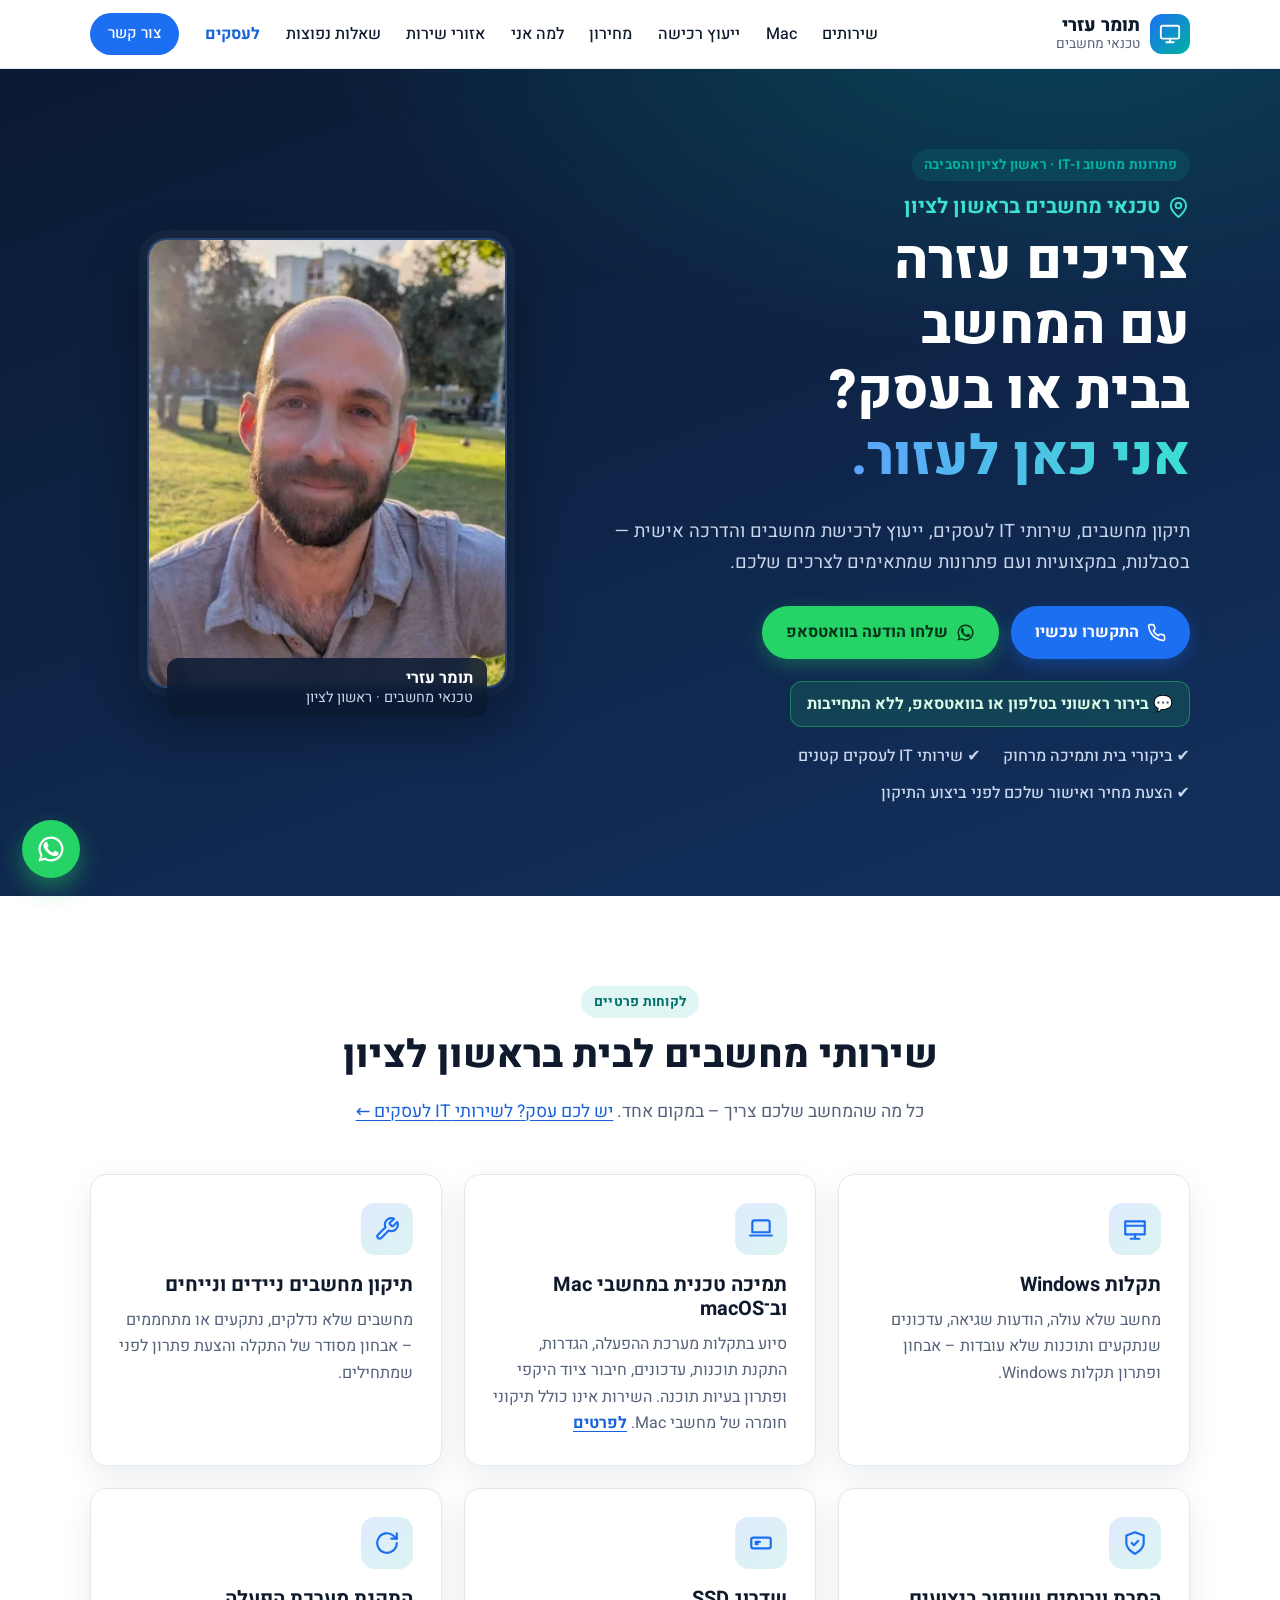
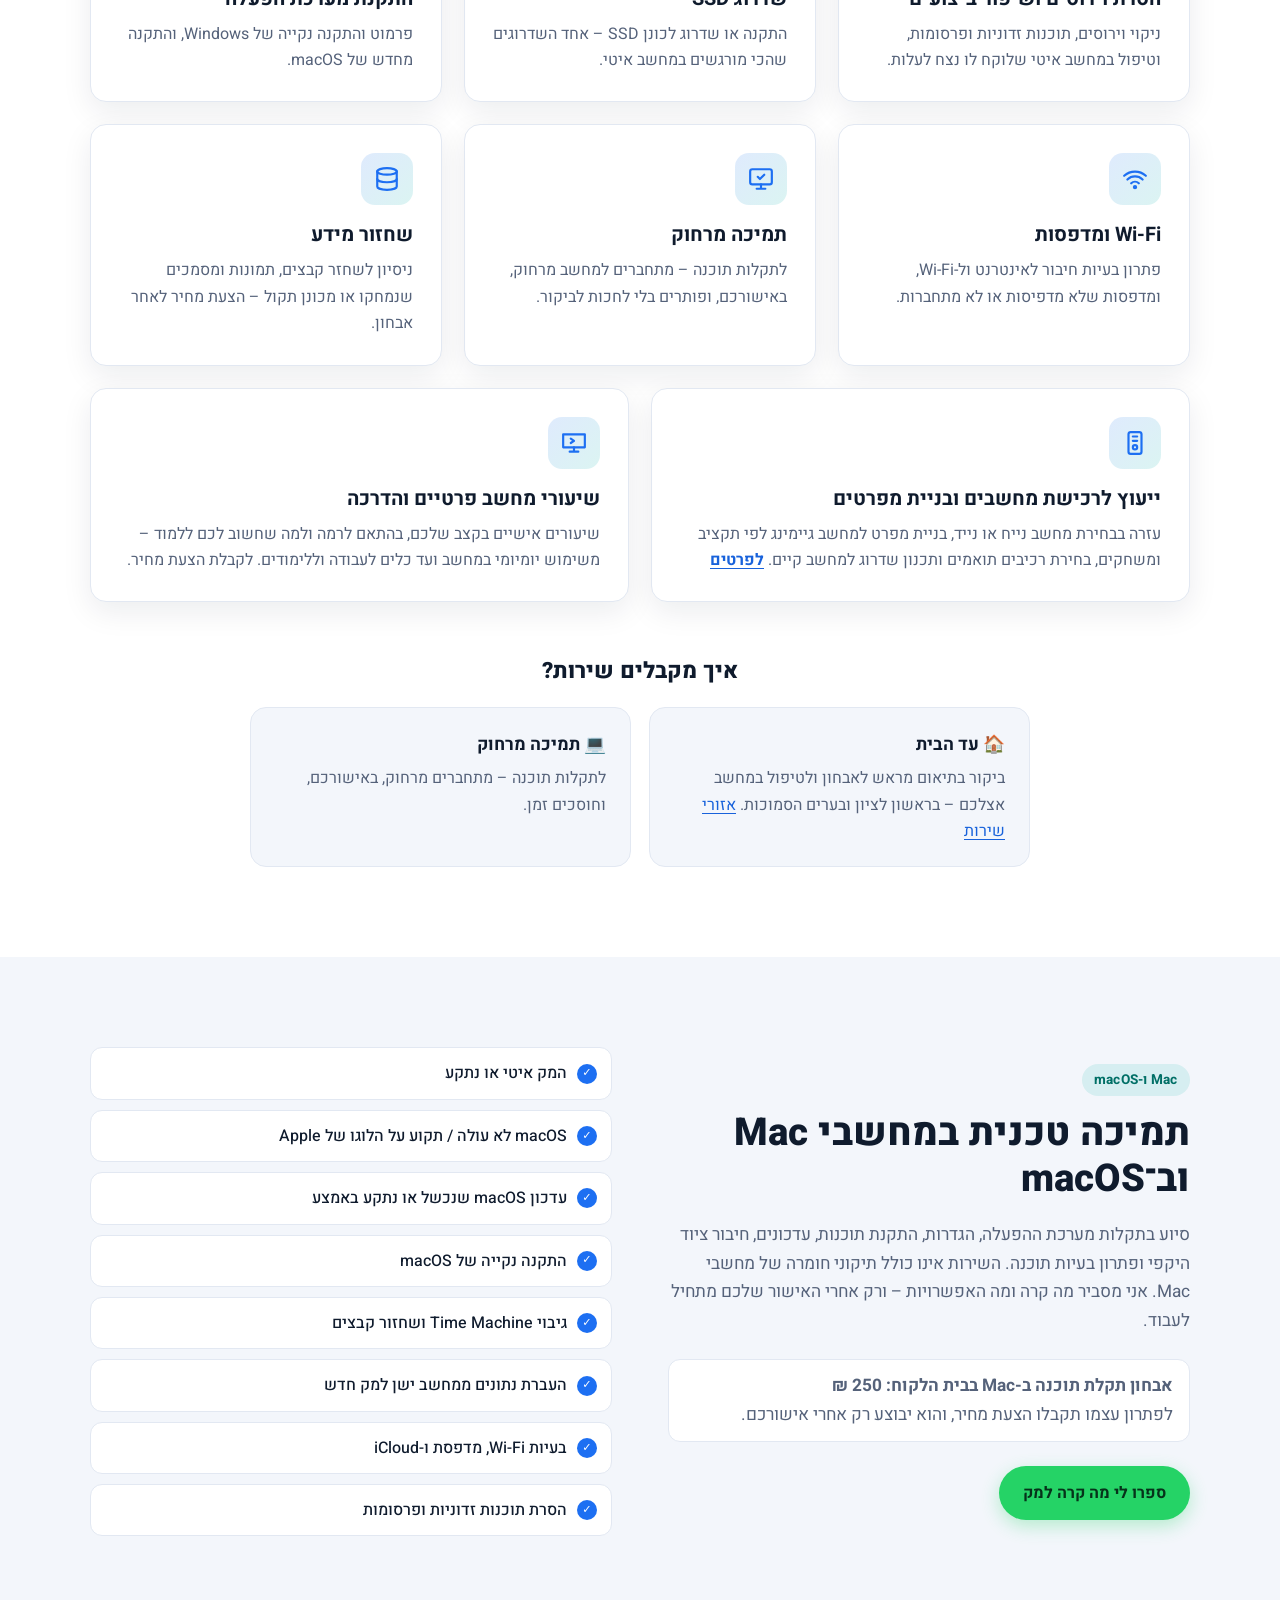
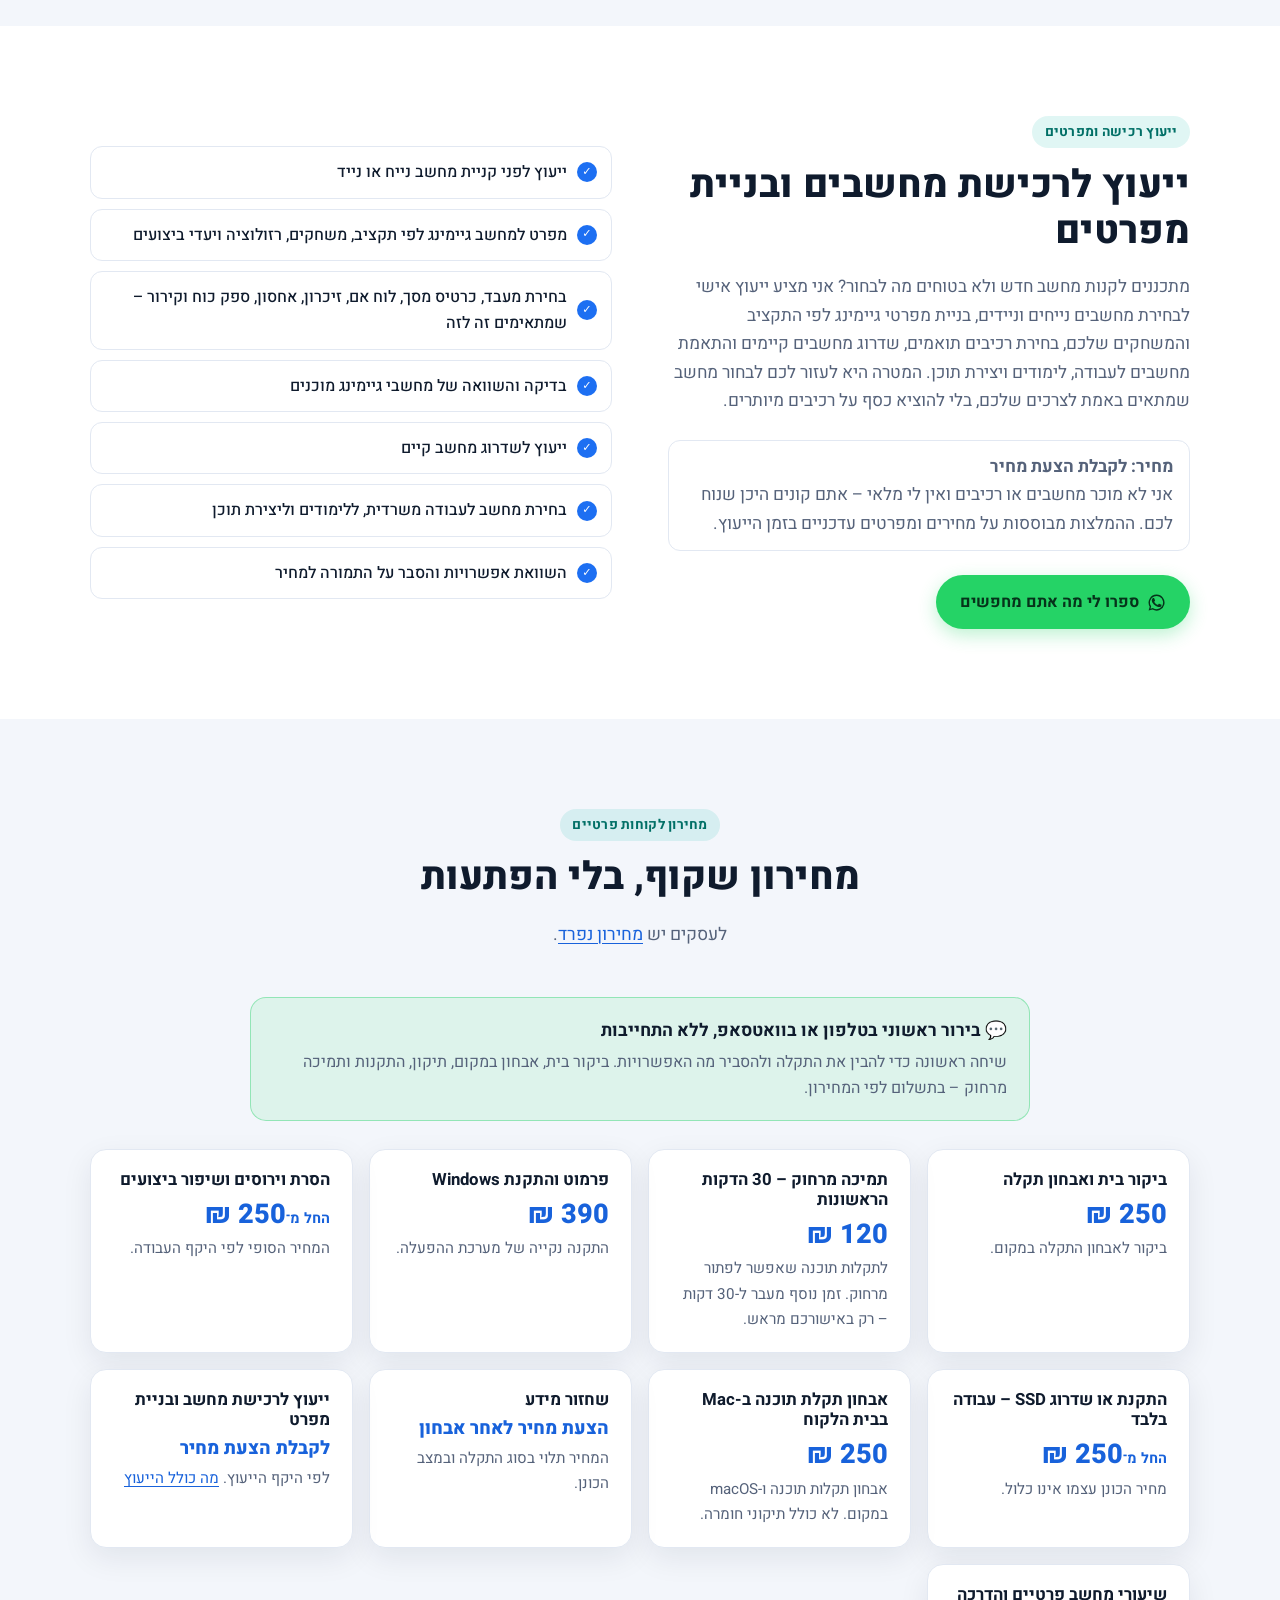
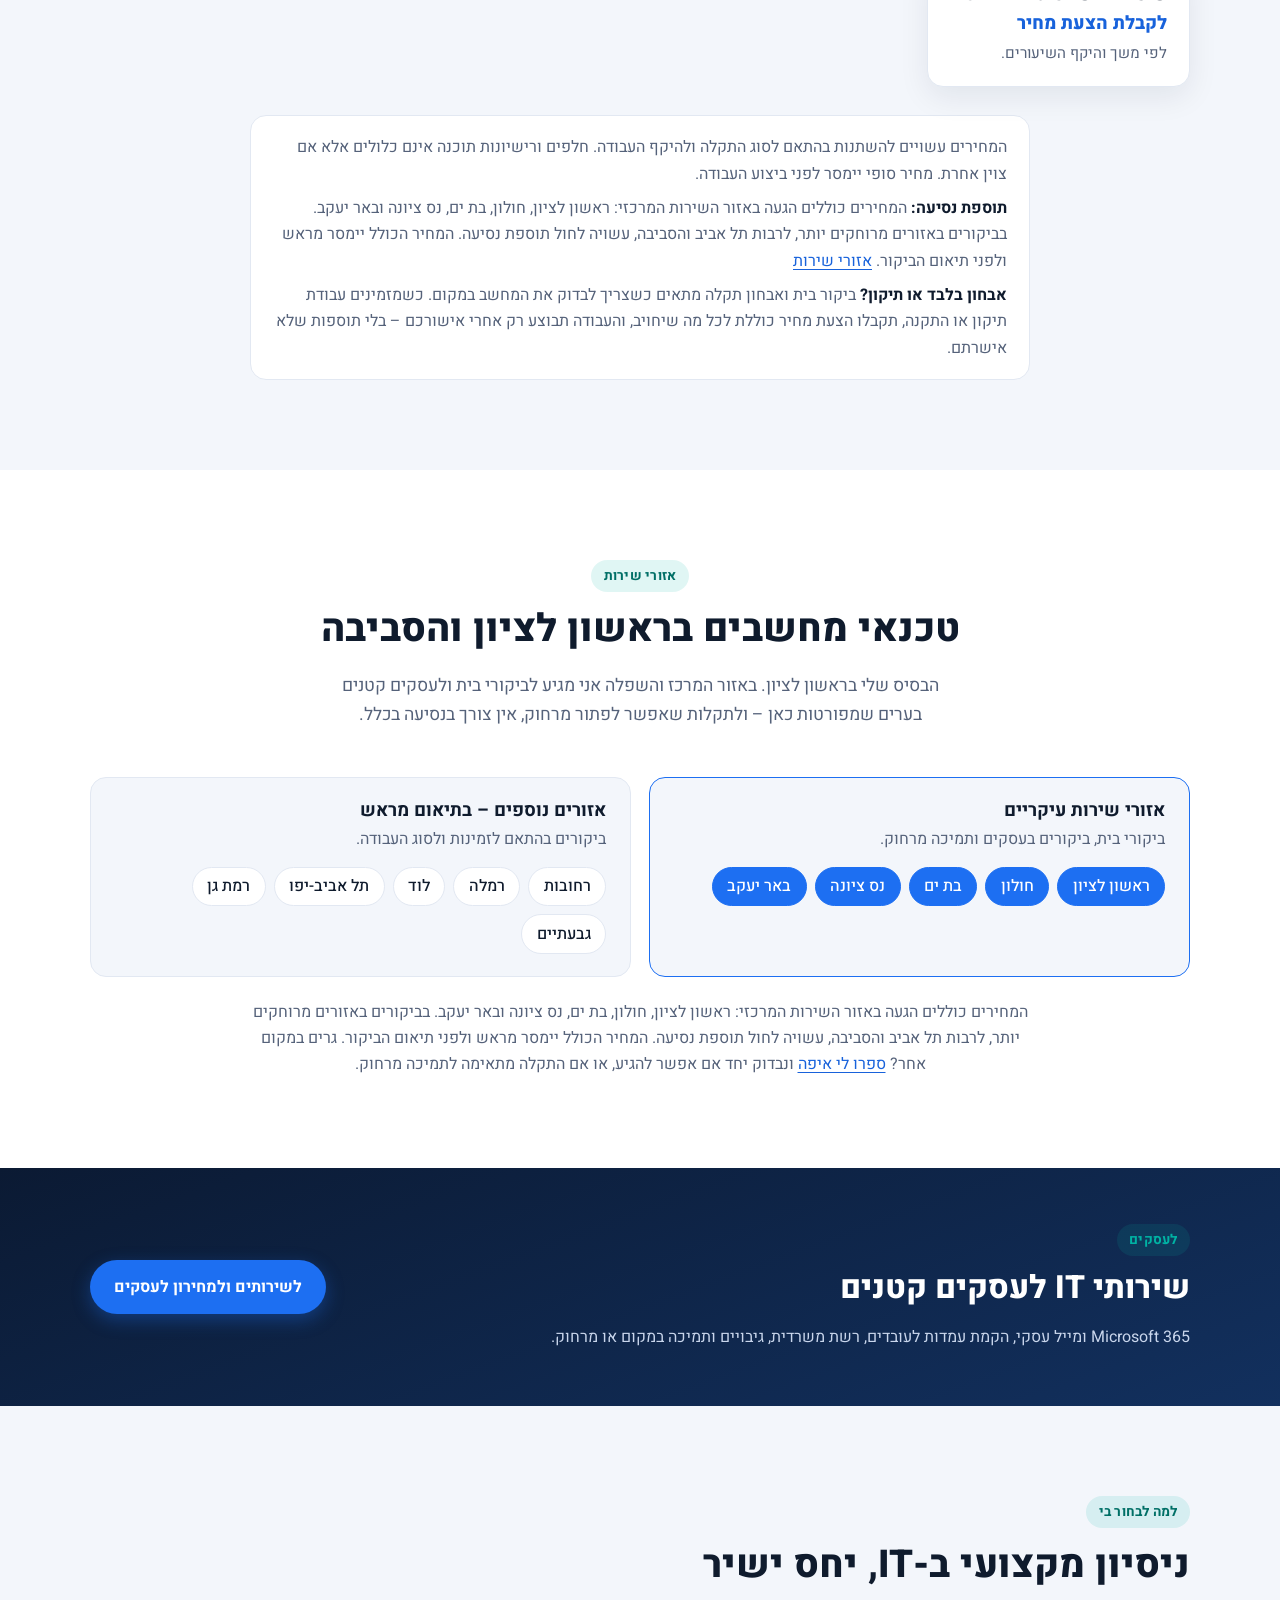
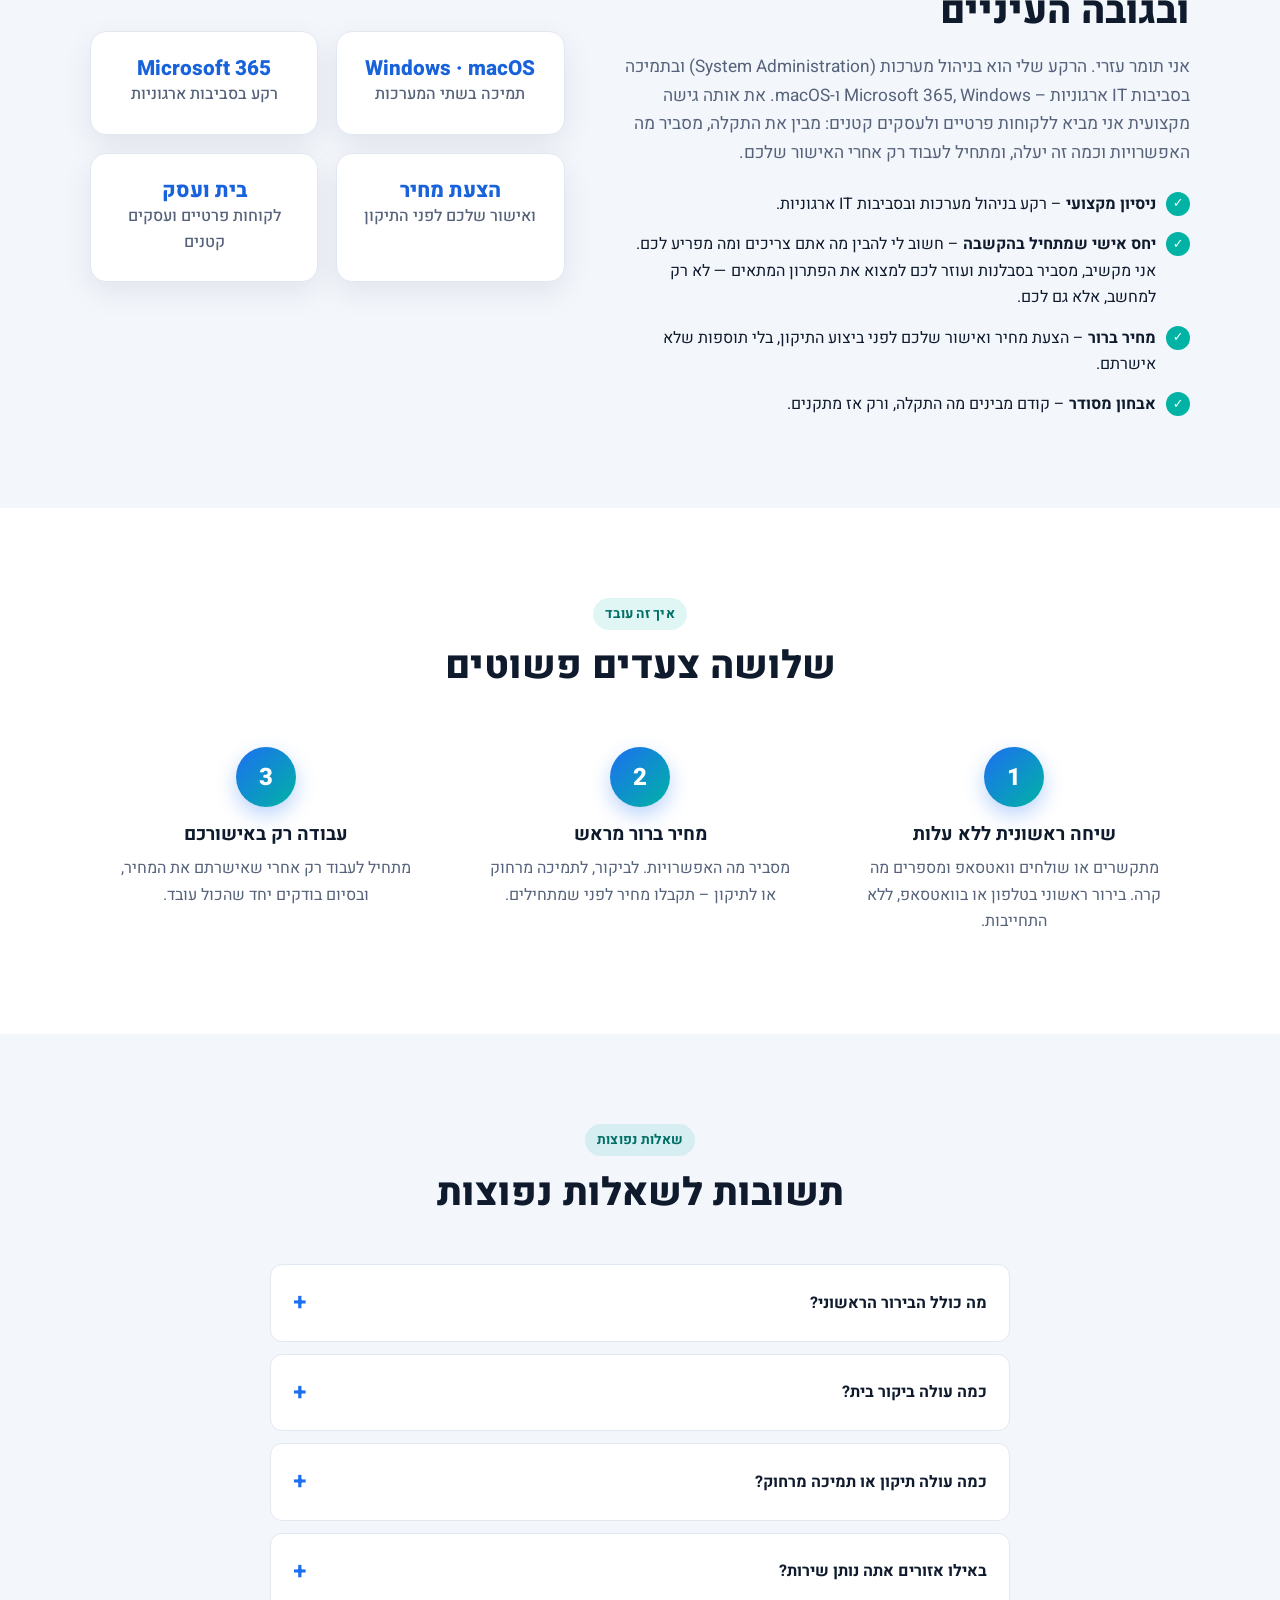
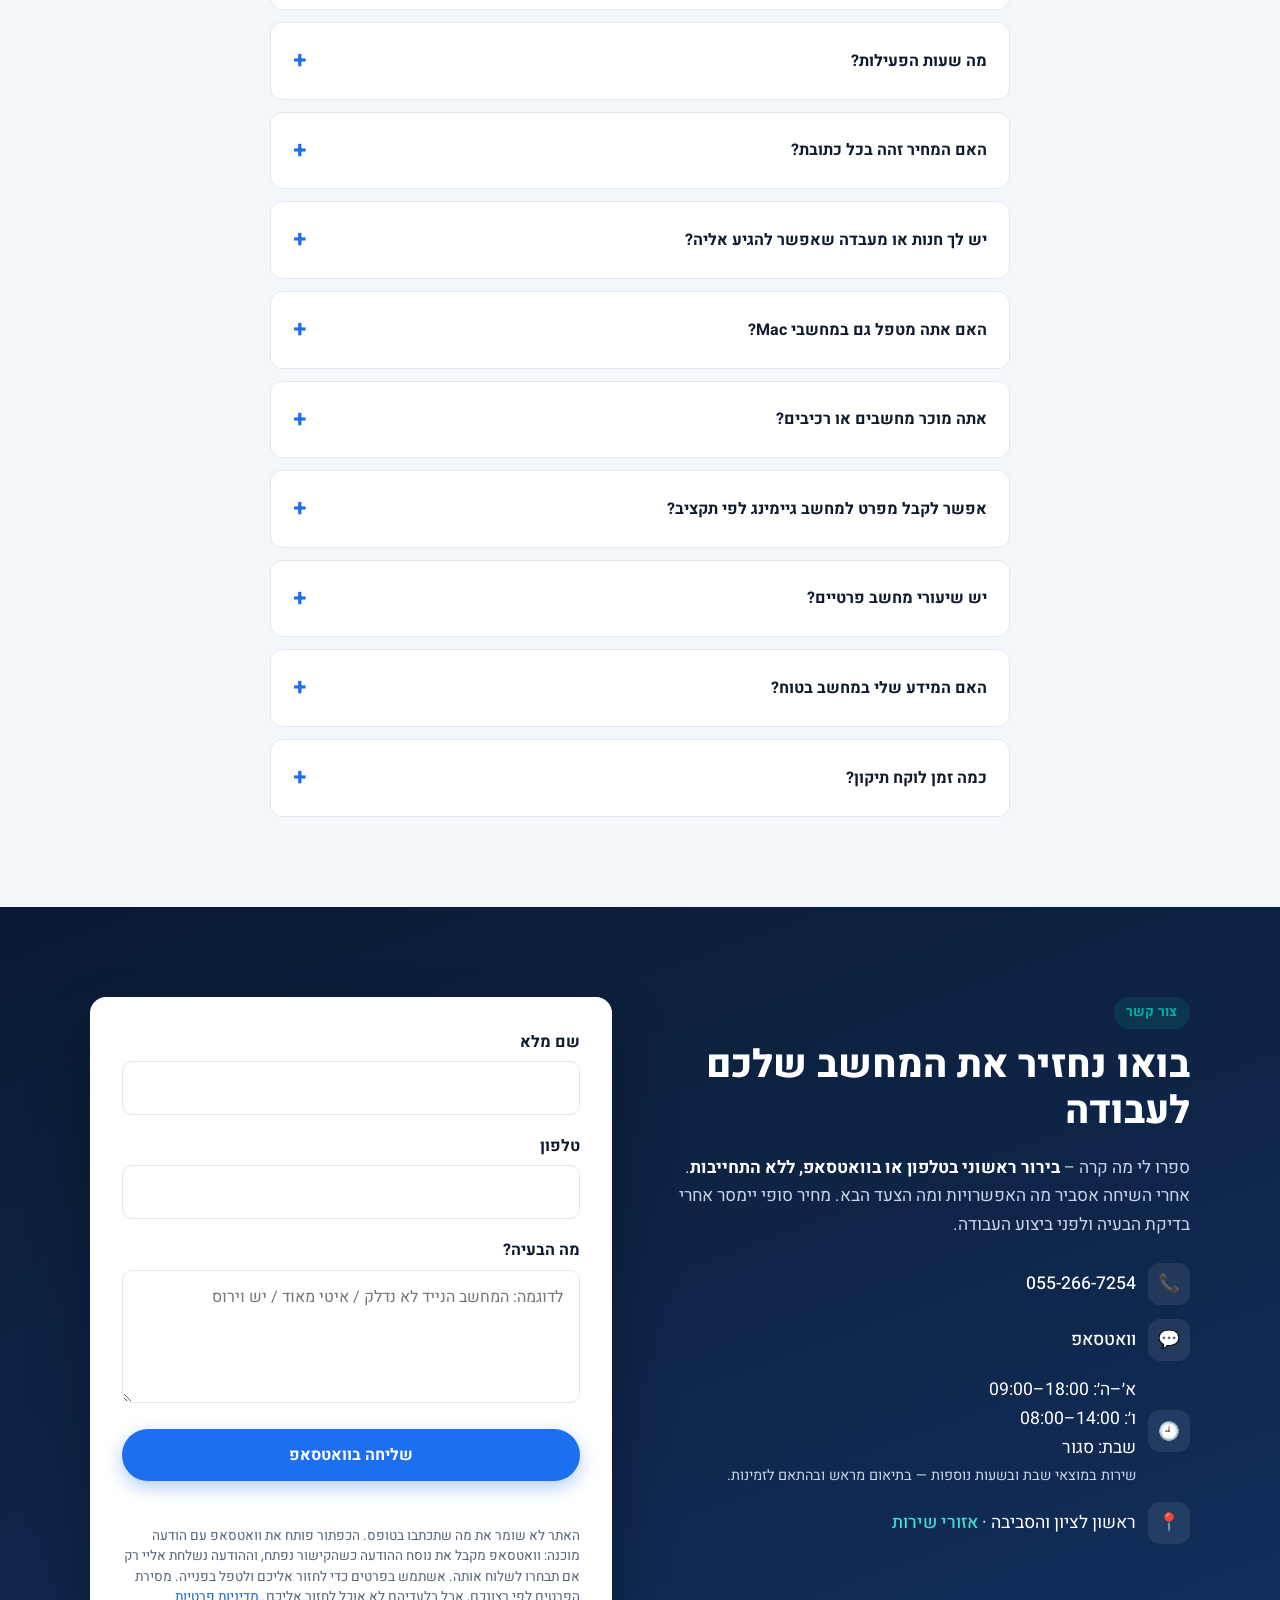
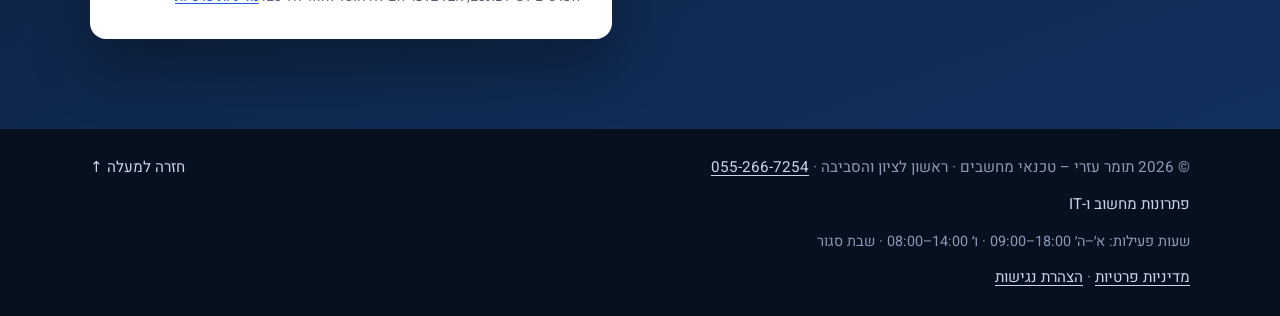
<file: index.html>
<!doctype html>
<html lang="he" dir="rtl">
<head>
  <meta charset="utf-8">
  <meta name="viewport" content="width=device-width, initial-scale=1">
  <title>טכנאי מחשבים בראשון לציון והסביבה | תומר עזרי – טכנאי מחשבים</title>
  <meta name="description" content="תומר עזרי – טכנאי מחשבים: שירותי מחשוב ו-IT לבית ולעסק בראשון לציון והסביבה. ביקורי בית, תמיכה מרחוק, Windows, תמיכה ב-Mac וייעוץ לרכישת מחשב. 055-266-7254">
  <link rel="canonical" href="https://tomer-pc.co.il/">
  <meta name="robots" content="index, follow">
  <meta name="theme-color" content="#0b1a33">
  <!-- Google Search Console: paste the verification meta tag here -->
  <meta property="og:type" content="website">
  <meta property="og:locale" content="he_IL">
  <meta property="og:site_name" content="תומר עזרי – טכנאי מחשבים">
  <meta property="og:title" content="תומר עזרי – טכנאי מחשבים בראשון לציון">
  <meta property="og:description" content="שירותי מחשוב ו-IT לבית ולעסק בראשון לציון והסביבה, באזור המרכז והשפלה. ביקורי בית, תמיכה מרחוק ושירותי IT לעסקים קטנים.">
  <meta property="og:url" content="https://tomer-pc.co.il/">
  <meta property="og:image" content="https://tomer-pc.co.il/images/tomer-380.jpg">
  <meta property="og:image:width" content="380">
  <meta property="og:image:height" content="475">
  <meta property="og:image:alt" content="תומר עזרי – טכנאי מחשבים">
  <meta name="twitter:card" content="summary">
  <link rel="icon" href="/favicon.ico" sizes="48x48">
  <link rel="icon" href="/favicon-192.png" type="image/png" sizes="192x192">
  <link rel="apple-touch-icon" href="/apple-touch-icon.png">
  <link rel="preload" href="/fonts/heebo-hebrew-400-normal.woff2" as="font" type="font/woff2" crossorigin>
  <link rel="stylesheet" href="styles.css">
  <script type="application/ld+json">
  {
    "@context": "https://schema.org",
    "@graph": [
      {
        "@type": "WebSite",
        "@id": "https://tomer-pc.co.il/#website",
        "url": "https://tomer-pc.co.il/",
        "name": "תומר עזרי – טכנאי מחשבים",
        "inLanguage": "he-IL",
        "publisher": {
          "@id": "https://tomer-pc.co.il/#business"
        }
      },
      {
        "@type": "LocalBusiness",
        "@id": "https://tomer-pc.co.il/#business",
        "name": "תומר עזרי – טכנאי מחשבים",
        "slogan": "פתרונות מחשוב ו-IT",
        "description": "שירותי מחשוב ו-IT לבית ולעסק בראשון לציון והסביבה, באזור המרכז והשפלה: תיקון ותמיכה במחשבים ניידים ונייחים, תמיכה טכנית במחשבי Mac וב־macOS (ללא תיקוני חומרה של Mac), הסרת וירוסים, שדרוג SSD, שחזור מידע, תמיכה מרחוק ושירותי IT לעסקים קטנים – עם רקע מקצועי בניהול מערכות.",
        "url": "https://tomer-pc.co.il/",
        "image": "https://tomer-pc.co.il/images/tomer-380.jpg",
        "telephone": "+972-55-266-7254",
        "founder": {
          "@type": "Person",
          "name": "תומר עזרי"
        },
        "priceRange": "₪120–₪390",
        "currenciesAccepted": "ILS",
        "address": {
          "@type": "PostalAddress",
          "addressLocality": "ראשון לציון",
          "addressCountry": "IL"
        },
        "areaServed": [
          {
            "@type": "City",
            "name": "ראשון לציון"
          },
          {
            "@type": "City",
            "name": "חולון"
          },
          {
            "@type": "City",
            "name": "בת ים"
          },
          {
            "@type": "City",
            "name": "נס ציונה"
          },
          {
            "@type": "City",
            "name": "באר יעקב"
          },
          {
            "@type": "City",
            "name": "רחובות"
          },
          {
            "@type": "City",
            "name": "רמלה"
          },
          {
            "@type": "City",
            "name": "לוד"
          },
          {
            "@type": "City",
            "name": "תל אביב-יפו"
          },
          {
            "@type": "City",
            "name": "רמת גן"
          },
          {
            "@type": "City",
            "name": "גבעתיים"
          }
        ],
        "openingHoursSpecification": [
          {
            "@type": "OpeningHoursSpecification",
            "dayOfWeek": [
              "Sunday",
              "Monday",
              "Tuesday",
              "Wednesday",
              "Thursday"
            ],
            "opens": "09:00",
            "closes": "18:00"
          },
          {
            "@type": "OpeningHoursSpecification",
            "dayOfWeek": "Friday",
            "opens": "08:00",
            "closes": "14:00"
          }
        ],
        "knowsAbout": [
          "תיקון מחשבים",
          "ניהול מערכות",
          "Microsoft 365",
          "Windows",
          "macOS",
          "הסרת וירוסים",
          "שחזור מידע",
          "רשתות Wi-Fi",
          "תמיכת IT לעסקים",
          "ייעוץ לרכישת מחשבים",
          "בניית מפרטי מחשבי גיימינג",
          "שיעורי מחשב פרטיים"
        ],
        "makesOffer": [
          {
            "@type": "Offer",
            "name": "ביקור בית ואבחון תקלה",
            "price": "250",
            "priceCurrency": "ILS"
          },
          {
            "@type": "Offer",
            "name": "תמיכה מרחוק – 30 הדקות הראשונות",
            "price": "120",
            "priceCurrency": "ILS"
          },
          {
            "@type": "Offer",
            "name": "פרמוט והתקנת Windows",
            "price": "390",
            "priceCurrency": "ILS"
          },
          {
            "@type": "Offer",
            "name": "הסרת וירוסים ושיפור ביצועים",
            "priceSpecification": {
              "@type": "PriceSpecification",
              "minPrice": "250",
              "priceCurrency": "ILS"
            }
          },
          {
            "@type": "Offer",
            "name": "התקנת או שדרוג SSD – עבודה בלבד",
            "priceSpecification": {
              "@type": "PriceSpecification",
              "minPrice": "250",
              "priceCurrency": "ILS"
            }
          },
          {
            "@type": "Offer",
            "name": "אבחון תקלת תוכנה ב-Mac בבית הלקוח",
            "price": "250",
            "priceCurrency": "ILS"
          },
          {
            "@type": "Offer",
            "itemOffered": {
              "@type": "Service",
              "name": "ייעוץ לרכישת מחשבים ובניית מפרטים"
            }
          },
          {
            "@type": "Offer",
            "itemOffered": {
              "@type": "Service",
              "name": "שיעורי מחשב פרטיים והדרכה"
            }
          }
        ]
      }
    ]
  }
  </script>
</head>
<body>
  <a class="skip-link" href="#top">דילוג לתוכן הראשי</a>

  <header class="site-header">
    <div class="container header-inner">
      <a href="#top" class="logo" aria-label="תומר עזרי – דף הבית">
        <span class="logo-mark" aria-hidden="true">
          <svg viewBox="0 0 24 24" fill="none" stroke="currentColor" stroke-width="2" stroke-linecap="round" stroke-linejoin="round"><rect x="2" y="3" width="20" height="14" rx="2"/><path d="M8 21h8M12 17v4"/></svg>
        </span>
        <span class="logo-text">
          <strong>תומר עזרי</strong>
          <small>טכנאי מחשבים</small>
        </span>
      </a>

      <button class="nav-toggle" aria-label="פתיחת תפריט" aria-expanded="false" aria-controls="site-nav">
        <span></span><span></span><span></span>
      </button>

      <nav id="site-nav" class="site-nav">
        <a href="#services">שירותים</a>
        <a href="#mac">Mac</a>
        <a href="#buying">ייעוץ רכישה</a>
        <a href="#pricing">מחירון</a>
        <a href="#why">למה אני</a>
        <a href="#area">אזורי שירות</a>
        <a href="#faq">שאלות נפוצות</a>
        <a href="business.html" class="nav-business">לעסקים</a>
        <a href="#contact" class="btn btn-small">צור קשר</a>
      </nav>
    </div>
  </header>

  <main id="top" tabindex="-1">

    <!-- Hero -->
    <section class="hero">
      <div class="container hero-inner">
        <div class="hero-text">
          <span class="eyebrow">פתרונות מחשוב ו-IT · ראשון לציון והסביבה</span>
          <h1>
            <span class="h1-kicker">
              <svg viewBox="0 0 24 24" fill="none" stroke="currentColor" stroke-width="2" stroke-linecap="round" stroke-linejoin="round" aria-hidden="true"><path d="M20 10c0 6-8 12-8 12s-8-6-8-12a8 8 0 0 1 16 0Z"/><circle cx="12" cy="10" r="3"/></svg>
              טכנאי מחשבים בראשון לציון
            </span>
            <span class="nowrap">צריכים עזרה</span> <span class="nowrap">עם המחשב</span> <span class="nowrap">בבית או בעסק?</span><br><span class="accent">אני כאן לעזור.</span>
          </h1>
          <p class="lead">
            תיקון מחשבים, שירותי IT לעסקים, ייעוץ לרכישת מחשבים והדרכה אישית — בסבלנות,
            במקצועיות ועם פתרונות שמתאימים לצרכים שלכם.
          </p>
          <div class="hero-actions">
            <a class="btn btn-primary js-phone" href="tel:+972552667254">
              <svg viewBox="0 0 24 24" fill="none" stroke="currentColor" stroke-width="2" stroke-linecap="round" stroke-linejoin="round" aria-hidden="true"><path d="M22 16.9v3a2 2 0 0 1-2.2 2 19.8 19.8 0 0 1-8.6-3.1 19.5 19.5 0 0 1-6-6A19.8 19.8 0 0 1 2.1 4.2 2 2 0 0 1 4.1 2h3a2 2 0 0 1 2 1.7c.1 1 .4 1.9.7 2.8a2 2 0 0 1-.5 2.1L8 9.9a16 16 0 0 0 6 6l1.3-1.3a2 2 0 0 1 2.1-.4c.9.3 1.8.6 2.8.7a2 2 0 0 1 1.7 2Z"/></svg>
              התקשרו עכשיו
            </a>
            <a class="btn btn-whatsapp js-whatsapp" href="https://wa.me/972552667254" target="_blank" rel="noopener">
              <svg viewBox="0 0 24 24" fill="currentColor" aria-hidden="true"><path d="M17.5 14.4c-.3-.1-1.8-.9-2-1-.3-.1-.5-.1-.7.1-.2.3-.8 1-.9 1.2-.2.2-.3.2-.6.1-.3-.1-1.3-.5-2.4-1.5-.9-.8-1.5-1.8-1.7-2.1-.2-.3 0-.5.1-.6l.4-.5c.2-.2.2-.3.3-.5.1-.2 0-.4 0-.5l-.9-2.2c-.2-.6-.5-.5-.7-.5h-.6c-.2 0-.5.1-.8.4-.3.3-1 1-1 2.5s1.1 2.9 1.2 3.1c.1.2 2.1 3.2 5.1 4.5.7.3 1.3.5 1.7.6.7.2 1.4.2 1.9.1.6-.1 1.8-.7 2-1.4.2-.7.2-1.3.2-1.4-.1-.1-.3-.2-.6-.3ZM12 2a10 10 0 0 0-8.6 15.1L2 22l5-1.3A10 10 0 1 0 12 2Zm0 18.2c-1.5 0-3-.4-4.3-1.2l-.3-.2-3 .8.8-2.9-.2-.3A8.2 8.2 0 1 1 12 20.2Z"/></svg>
              שלחו הודעה בוואטסאפ
            </a>
          </div>
          <p class="consult-note">💬 <strong>בירור ראשוני בטלפון או בוואטסאפ, ללא התחייבות</strong></p>
          <ul class="hero-badges">
            <li>✔ ביקורי בית ותמיכה מרחוק</li>
            <li>✔ שירותי IT לעסקים קטנים</li>
            <li>✔ הצעת מחיר ואישור שלכם לפני ביצוע התיקון</li>
          </ul>
        </div>

        <figure class="portrait">
          <picture>
            <source type="image/webp" srcset="images/tomer-240.webp 240w, images/tomer-380.webp 380w, images/tomer-512.webp 512w" sizes="(max-width: 760px) 240px, (max-width: 960px) 280px, 360px">
            <img src="images/tomer-380.jpg" alt="תומר עזרי – טכנאי מחשבים בראשון לציון" width="380" height="475" decoding="async" fetchpriority="high">
          </picture>
          <figcaption><strong>תומר עזרי</strong><span>טכנאי מחשבים · ראשון לציון</span></figcaption>
        </figure>
      </div>
    </section>

    <!-- Services -->
    <section id="services" class="section">
      <div class="container">
        <div class="section-head">
          <span class="eyebrow">לקוחות פרטיים</span>
          <h2>שירותי מחשבים לבית בראשון לציון</h2>
          <p>כל מה שהמחשב שלכם צריך – במקום אחד. <a href="business.html">יש לכם עסק? לשירותי IT לעסקים ←</a></p>
        </div>

        <div class="cards">
          <article class="card">
            <div class="card-icon"><svg viewBox="0 0 24 24" fill="none" stroke="currentColor" stroke-width="2" stroke-linecap="round" stroke-linejoin="round"><path d="M3 5h18v12H3z"/><path d="M8 21h8M12 17v4"/><path d="M3 9h18"/></svg></div>
            <h3>תקלות Windows</h3>
            <p>מחשב שלא עולה, הודעות שגיאה, עדכונים שנתקעים ותוכנות שלא עובדות – אבחון ופתרון תקלות Windows.</p>
          </article>
          <article class="card">
            <div class="card-icon"><svg viewBox="0 0 24 24" fill="none" stroke="currentColor" stroke-width="2" stroke-linecap="round" stroke-linejoin="round"><path d="M4 6a2 2 0 0 1 2-2h12a2 2 0 0 1 2 2v9H4Z"/><path d="M2 18h20"/></svg></div>
            <h3>תמיכה טכנית במחשבי Mac וב־macOS</h3>
            <p>סיוע בתקלות מערכת ההפעלה, הגדרות, התקנת תוכנות, עדכונים, חיבור ציוד היקפי ופתרון בעיות תוכנה. השירות אינו כולל תיקוני חומרה של מחשבי Mac. <a href="#mac">לפרטים</a></p>
          </article>
          <article class="card">
            <div class="card-icon"><svg viewBox="0 0 24 24" fill="none" stroke="currentColor" stroke-width="2" stroke-linecap="round" stroke-linejoin="round"><path d="M14.7 6.3a1 1 0 0 0 0 1.4l1.6 1.6a1 1 0 0 0 1.4 0l3.8-3.8a6 6 0 0 1-7.9 7.9l-6.9 6.9a2.1 2.1 0 0 1-3-3l6.9-6.9a6 6 0 0 1 7.9-7.9l-3.8 3.8Z"/></svg></div>
            <h3>תיקון מחשבים ניידים ונייחים</h3>
            <p>מחשבים שלא נדלקים, נתקעים או מתחממים – אבחון מסודר של התקלה והצעת פתרון לפני שמתחילים.</p>
          </article>
          <article class="card">
            <div class="card-icon"><svg viewBox="0 0 24 24" fill="none" stroke="currentColor" stroke-width="2" stroke-linecap="round" stroke-linejoin="round"><path d="M12 22s8-4 8-10V5l-8-3-8 3v7c0 6 8 10 8 10Z"/><path d="m9 12 2 2 4-4"/></svg></div>
            <h3>הסרת וירוסים ושיפור ביצועים</h3>
            <p>ניקוי וירוסים, תוכנות זדוניות ופרסומות, וטיפול במחשב איטי שלוקח לו נצח לעלות.</p>
          </article>
          <article class="card">
            <div class="card-icon"><svg viewBox="0 0 24 24" fill="none" stroke="currentColor" stroke-width="2" stroke-linecap="round" stroke-linejoin="round"><rect x="3" y="7" width="18" height="10" rx="2"/><path d="M7 11h4M7 13h2"/></svg></div>
            <h3>שדרוג SSD</h3>
            <p>התקנה או שדרוג לכונן SSD – אחד השדרוגים שהכי מורגשים במחשב איטי.</p>
          </article>
          <article class="card">
            <div class="card-icon"><svg viewBox="0 0 24 24" fill="none" stroke="currentColor" stroke-width="2" stroke-linecap="round" stroke-linejoin="round"><path d="M21 12a9 9 0 1 1-3-6.7L21 8"/><path d="M21 3v5h-5"/></svg></div>
            <h3>התקנת מערכת הפעלה</h3>
            <p>פרמוט והתקנה נקייה של Windows, והתקנה מחדש של macOS.</p>
          </article>
          <article class="card">
            <div class="card-icon"><svg viewBox="0 0 24 24" fill="none" stroke="currentColor" stroke-width="2" stroke-linecap="round" stroke-linejoin="round"><path d="M5 12.5a10 10 0 0 1 14 0M8.5 16a5 5 0 0 1 7 0M2 9a15 15 0 0 1 20 0"/><circle cx="12" cy="19.5" r="1"/></svg></div>
            <h3>Wi-Fi ומדפסות</h3>
            <p>פתרון בעיות חיבור לאינטרנט ול-Wi-Fi, ומדפסות שלא מדפיסות או לא מתחברות.</p>
          </article>
          <article class="card">
            <div class="card-icon"><svg viewBox="0 0 24 24" fill="none" stroke="currentColor" stroke-width="2" stroke-linecap="round" stroke-linejoin="round"><rect x="2" y="3" width="20" height="14" rx="2"/><path d="M8 21h8M12 17v4"/><path d="m9 10 2 2 4-4"/></svg></div>
            <h3>תמיכה מרחוק</h3>
            <p>לתקלות תוכנה – מתחברים למחשב מרחוק, באישורכם, ופותרים בלי לחכות לביקור.</p>
          </article>
          <article class="card">
            <div class="card-icon"><svg viewBox="0 0 24 24" fill="none" stroke="currentColor" stroke-width="2" stroke-linecap="round" stroke-linejoin="round"><ellipse cx="12" cy="5" rx="9" ry="3"/><path d="M3 5v14c0 1.7 4 3 9 3s9-1.3 9-3V5"/><path d="M3 12c0 1.7 4 3 9 3s9-1.3 9-3"/></svg></div>
            <h3>שחזור מידע</h3>
            <p>ניסיון לשחזר קבצים, תמונות ומסמכים שנמחקו או מכונן תקול – הצעת מחיר לאחר אבחון.</p>
          </article>
        </div>
        <div class="cards cards-2">
          <article class="card">
            <div class="card-icon"><svg viewBox="0 0 24 24" fill="none" stroke="currentColor" stroke-width="2" stroke-linecap="round" stroke-linejoin="round"><rect x="6" y="2" width="12" height="20" rx="2"/><path d="M10 6h4M10 10h4"/><circle cx="12" cy="16" r="2"/></svg></div>
            <h3>ייעוץ לרכישת מחשבים ובניית מפרטים</h3>
            <p>עזרה בבחירת מחשב נייח או נייד, בניית מפרט למחשב גיימינג לפי תקציב ומשחקים, בחירת רכיבים תואמים ותכנון שדרוג למחשב קיים. <a href="#buying">לפרטים</a></p>
          </article>
          <article class="card">
            <div class="card-icon"><svg viewBox="0 0 24 24" fill="none" stroke="currentColor" stroke-width="2" stroke-linecap="round" stroke-linejoin="round"><path d="M2 4h20v12H2z"/><path d="M8 20h8M12 16v4"/><path d="m9 8 3 2-3 2"/></svg></div>
            <h3>שיעורי מחשב פרטיים והדרכה</h3>
            <p>שיעורים אישיים בקצב שלכם, בהתאם לרמה ולמה שחשוב לכם ללמוד – משימוש יומיומי במחשב ועד כלים לעבודה וללימודים. לקבלת הצעת מחיר.</p>
          </article>
        </div>

        <h3 class="sub-head">איך מקבלים שירות?</h3>
        <div class="options options-2">
          <div class="option">
            <strong>🏠 עד הבית</strong>
            <p>ביקור בתיאום מראש לאבחון ולטיפול במחשב אצלכם – בראשון לציון ובערים הסמוכות. <a href="#area">אזורי שירות</a></p>
          </div>
          <div class="option">
            <strong>💻 תמיכה מרחוק</strong>
            <p>לתקלות תוכנה – מתחברים מרחוק, באישורכם, וחוסכים זמן.</p>
          </div>
        </div>
      </div>
    </section>

    <!-- MacBook -->
    <section id="mac" class="section section-alt mac">
      <div class="container mac-inner">
        <div class="mac-text">
          <span class="eyebrow">Mac ו-macOS</span>
          <h2>תמיכה טכנית במחשבי Mac וב־macOS</h2>
          <p>
            סיוע בתקלות מערכת ההפעלה, הגדרות, התקנת תוכנות, עדכונים, חיבור ציוד היקפי ופתרון בעיות תוכנה. השירות אינו כולל תיקוני חומרה של מחשבי Mac.
            אני מסביר מה קרה ומה האפשרויות – ורק אחרי האישור שלכם מתחיל לעבוד.
          </p>
          <p class="mac-price"><strong>אבחון תקלת תוכנה ב-Mac בבית הלקוח: <span class="nowrap">250 ₪</span></strong><br>לפתרון עצמו תקבלו הצעת מחיר, והוא יבוצע רק אחרי אישורכם.</p>
          <a class="btn btn-whatsapp js-whatsapp" href="https://wa.me/972552667254" target="_blank" rel="noopener">ספרו לי מה קרה למק</a>
        </div>
        <ul class="mac-list">
          <li>המק איטי או נתקע</li>
          <li>macOS לא עולה / תקוע על הלוגו של Apple</li>
          <li>עדכון macOS שנכשל או נתקע באמצע</li>
          <li>התקנה נקייה של macOS</li>
          <li>גיבוי Time Machine ושחזור קבצים</li>
          <li>העברת נתונים ממחשב ישן למק חדש</li>
          <li>בעיות Wi-Fi, מדפסת ו-iCloud</li>
          <li>הסרת תוכנות זדוניות ופרסומות</li>
        </ul>
      </div>
    </section>

    <!-- Buying advice -->
    <section id="buying" class="section buying">
      <div class="container mac-inner">
        <div class="mac-text">
          <span class="eyebrow">ייעוץ רכישה ומפרטים</span>
          <h2>ייעוץ לרכישת מחשבים ובניית מפרטים</h2>
          <p>
            מתכננים לקנות מחשב חדש ולא בטוחים מה לבחור? אני מציע ייעוץ אישי לבחירת מחשבים
            נייחים וניידים, בניית מפרטי גיימינג לפי התקציב והמשחקים שלכם, בחירת רכיבים תואמים,
            שדרוג מחשבים קיימים והתאמת מחשבים לעבודה, לימודים ויצירת תוכן. המטרה היא לעזור לכם
            לבחור מחשב שמתאים באמת לצרכים שלכם, בלי להוציא כסף על רכיבים מיותרים.
          </p>
          <p class="mac-price"><strong>מחיר: לקבלת הצעת מחיר</strong><br>אני לא מוכר מחשבים או רכיבים ואין לי מלאי – אתם קונים היכן שנוח לכם. ההמלצות מבוססות על מחירים ומפרטים עדכניים בזמן הייעוץ.</p>
          <a class="btn btn-whatsapp js-whatsapp" data-wa-text="שלום תומר, אשמח לייעוץ לגבי רכישת מחשב או בניית מפרט." href="https://wa.me/972552667254?text=%D7%A9%D7%9C%D7%95%D7%9D%20%D7%AA%D7%95%D7%9E%D7%A8%2C%20%D7%90%D7%A9%D7%9E%D7%97%20%D7%9C%D7%99%D7%99%D7%A2%D7%95%D7%A5%20%D7%9C%D7%92%D7%91%D7%99%20%D7%A8%D7%9B%D7%99%D7%A9%D7%AA%20%D7%9E%D7%97%D7%A9%D7%91%20%D7%90%D7%95%20%D7%91%D7%A0%D7%99%D7%99%D7%AA%20%D7%9E%D7%A4%D7%A8%D7%98." target="_blank" rel="noopener"><svg viewBox="0 0 24 24" fill="currentColor" aria-hidden="true"><path d="M17.5 14.4c-.3-.1-1.8-.9-2-1-.3-.1-.5-.1-.7.1-.2.3-.8 1-.9 1.2-.2.2-.3.2-.6.1-.3-.1-1.3-.5-2.4-1.5-.9-.8-1.5-1.8-1.7-2.1-.2-.3 0-.5.1-.6l.4-.5c.2-.2.2-.3.3-.5.1-.2 0-.4 0-.5l-.9-2.2c-.2-.6-.5-.5-.7-.5h-.6c-.2 0-.5.1-.8.4-.3.3-1 1-1 2.5s1.1 2.9 1.2 3.1c.1.2 2.1 3.2 5.1 4.5.7.3 1.3.5 1.7.6.7.2 1.4.2 1.9.1.6-.1 1.8-.7 2-1.4.2-.7.2-1.3.2-1.4-.1-.1-.3-.2-.6-.3ZM12 2a10 10 0 0 0-8.6 15.1L2 22l5-1.3A10 10 0 1 0 12 2Zm0 18.2c-1.5 0-3-.4-4.3-1.2l-.3-.2-3 .8.8-2.9-.2-.3A8.2 8.2 0 1 1 12 20.2Z"/></svg> ספרו לי מה אתם מחפשים</a>
        </div>
        <ul class="mac-list">
          <li>ייעוץ לפני קניית מחשב נייח או נייד</li>
          <li>מפרט למחשב גיימינג לפי תקציב, משחקים, רזולוציה ויעדי ביצועים</li>
          <li>בחירת מעבד, כרטיס מסך, לוח אם, זיכרון, אחסון, ספק כוח וקירור – שמתאימים זה לזה</li>
          <li>בדיקה והשוואה של מחשבי גיימינג מוכנים</li>
          <li>ייעוץ לשדרוג מחשב קיים</li>
          <li>בחירת מחשב לעבודה משרדית, ללימודים וליצירת תוכן</li>
          <li>השוואת אפשרויות והסבר על התמורה למחיר</li>
        </ul>
      </div>
    </section>

    <!-- Pricing -->
    <section id="pricing" class="section section-alt">
      <div class="container">
        <div class="section-head">
          <span class="eyebrow">מחירון לקוחות פרטיים</span>
          <h2>מחירון שקוף, בלי הפתעות</h2>
          <p>לעסקים יש <a href="business.html#it-pricing">מחירון נפרד</a>.</p>
        </div>

        <div class="consult-card">
          <strong>💬 בירור ראשוני בטלפון או בוואטסאפ, ללא התחייבות</strong>
          <p>שיחה ראשונה כדי להבין את התקלה ולהסביר מה האפשרויות. ביקור בית, אבחון במקום, תיקון, התקנות ותמיכה מרחוק – בתשלום לפי המחירון.</p>
        </div>

        <div class="price-cards">
          <div class="price-card">
            <h3>ביקור בית ואבחון תקלה</h3>
            <p class="price">250 ₪</p>
            <p>ביקור לאבחון התקלה במקום.</p>
          </div>
          <div class="price-card">
            <h3>תמיכה מרחוק – 30 הדקות הראשונות</h3>
            <p class="price">120 ₪</p>
            <p>לתקלות תוכנה שאפשר לפתור מרחוק. זמן נוסף מעבר ל-30 דקות – רק באישורכם מראש.</p>
          </div>
          <div class="price-card">
            <h3>פרמוט והתקנת Windows</h3>
            <p class="price">390 ₪</p>
            <p>התקנה נקייה של מערכת ההפעלה.</p>
          </div>
          <div class="price-card">
            <h3>הסרת וירוסים ושיפור ביצועים</h3>
            <p class="price"><small>החל מ־</small>250 ₪</p>
            <p>המחיר הסופי לפי היקף העבודה.</p>
          </div>
          <div class="price-card">
            <h3>התקנת או שדרוג SSD – עבודה בלבד</h3>
            <p class="price"><small>החל מ־</small>250 ₪</p>
            <p>מחיר הכונן עצמו אינו כלול.</p>
          </div>
          <div class="price-card">
            <h3>אבחון תקלת תוכנה ב-Mac בבית הלקוח</h3>
            <p class="price">250 ₪</p>
            <p>אבחון תקלות תוכנה ו-macOS במקום. לא כולל תיקוני חומרה.</p>
          </div>
          <div class="price-card">
            <h3>שחזור מידע</h3>
            <p class="price price-quote">הצעת מחיר לאחר אבחון</p>
            <p>המחיר תלוי בסוג התקלה ובמצב הכונן.</p>
          </div>
          <div class="price-card">
            <h3>ייעוץ לרכישת מחשב ובניית מפרט</h3>
            <p class="price price-quote">לקבלת הצעת מחיר</p>
            <p>לפי היקף הייעוץ. <a href="#buying">מה כולל הייעוץ</a></p>
          </div>
          <div class="price-card">
            <h3>שיעורי מחשב פרטיים והדרכה</h3>
            <p class="price price-quote">לקבלת הצעת מחיר</p>
            <p>לפי משך והיקף השיעורים.</p>
          </div>
        </div>

        <div class="price-terms">
          <p>המחירים עשויים להשתנות בהתאם לסוג התקלה ולהיקף העבודה. חלפים ורישיונות תוכנה אינם כלולים אלא אם צוין אחרת. מחיר סופי יימסר לפני ביצוע העבודה.</p>
          <p><strong>תוספת נסיעה:</strong> המחירים כוללים הגעה באזור השירות המרכזי: ראשון לציון, חולון, בת ים, נס ציונה ובאר יעקב. בביקורים באזורים מרוחקים יותר, לרבות תל אביב והסביבה, עשויה לחול תוספת נסיעה. המחיר הכולל יימסר מראש ולפני תיאום הביקור. <a href="#area">אזורי שירות</a></p>
          <p><strong>אבחון בלבד או תיקון?</strong> ביקור בית ואבחון תקלה מתאים כשצריך לבדוק את המחשב במקום. כשמזמינים עבודת תיקון או התקנה, תקבלו הצעת מחיר כוללת לכל מה שיחויב, והעבודה תבוצע רק אחרי אישורכם – בלי תוספות שלא אישרתם.</p>
        </div>
      </div>
    </section>

    <!-- Service area -->
    <section id="area" class="section">
      <div class="container">
        <div class="section-head">
          <span class="eyebrow">אזורי שירות</span>
          <h2>טכנאי מחשבים בראשון לציון והסביבה</h2>
          <p>הבסיס שלי בראשון לציון. באזור המרכז והשפלה אני מגיע לביקורי בית ולעסקים קטנים בערים שמפורטות כאן – ולתקלות שאפשר לפתור מרחוק, אין צורך בנסיעה בכלל.</p>
        </div>
        <div class="area-grid">
          <div class="area-box area-primary">
            <h3>אזורי שירות עיקריים</h3>
            <p>ביקורי בית, ביקורים בעסקים ותמיכה מרחוק.</p>
            <ul class="area-chips">
              <li>ראשון לציון</li>
              <li>חולון</li>
              <li>בת ים</li>
              <li>נס ציונה</li>
              <li>באר יעקב</li>
            </ul>
          </div>
          <div class="area-box">
            <h3>אזורים נוספים – בתיאום מראש</h3>
            <p>ביקורים בהתאם לזמינות ולסוג העבודה.</p>
            <ul class="area-chips">
              <li>רחובות</li>
              <li>רמלה</li>
              <li>לוד</li>
              <li>תל אביב-יפו</li>
              <li>רמת גן</li>
              <li>גבעתיים</li>
            </ul>
          </div>
        </div>
        <p class="area-note">המחירים כוללים הגעה באזור השירות המרכזי: ראשון לציון, חולון, בת ים, נס ציונה ובאר יעקב. בביקורים באזורים מרוחקים יותר, לרבות תל אביב והסביבה, עשויה לחול תוספת נסיעה. המחיר הכולל יימסר מראש ולפני תיאום הביקור. גרים במקום אחר? <a href="#contact">ספרו לי איפה</a> ונבדוק יחד אם אפשר להגיע, או אם התקלה מתאימה לתמיכה מרחוק.</p>
      </div>
    </section>

    <!-- Business teaser -->
    <section class="biz-band">
      <div class="container biz-band-inner">
        <div>
          <span class="eyebrow">לעסקים</span>
          <h2>שירותי IT לעסקים קטנים</h2>
          <p>Microsoft 365 ומייל עסקי, הקמת עמדות לעובדים, רשת משרדית, גיבויים ותמיכה במקום או מרחוק.</p>
        </div>
        <a class="btn btn-primary" href="business.html">לשירותים ולמחירון לעסקים</a>
      </div>
    </section>

    <!-- Why me -->
    <section id="why" class="section section-alt">
      <div class="container why-inner">
        <div class="why-text">
          <span class="eyebrow">למה לבחור בי</span>
          <h2>ניסיון מקצועי ב-IT, יחס ישיר ובגובה העיניים</h2>
          <p>
            אני תומר עזרי. הרקע שלי הוא בניהול מערכות (System Administration) ובתמיכה
            בסביבות IT ארגוניות – Microsoft 365, Windows ו-macOS. את אותה גישה
            מקצועית אני מביא ללקוחות פרטיים ולעסקים קטנים: מבין את התקלה, מסביר
            מה האפשרויות וכמה זה יעלה, ומתחיל לעבוד רק אחרי האישור שלכם.
          </p>
          <ul class="checklist">
            <li><strong>ניסיון מקצועי</strong> – רקע בניהול מערכות ובסביבות IT ארגוניות.</li>
            <li><strong>יחס אישי שמתחיל בהקשבה</strong> – חשוב לי להבין מה אתם צריכים ומה מפריע לכם. אני מקשיב, מסביר בסבלנות ועוזר לכם למצוא את הפתרון המתאים — לא רק למחשב, אלא גם לכם.</li>
            <li><strong>מחיר ברור</strong> – הצעת מחיר ואישור שלכם לפני ביצוע התיקון, בלי תוספות שלא אישרתם.</li>
            <li><strong>אבחון מסודר</strong> – קודם מבינים מה התקלה, ורק אז מתקנים.</li>
          </ul>
        </div>
        <div class="stats">
          <div class="stat"><span class="stat-num stat-text">Windows · macOS</span><span class="stat-label">תמיכה בשתי המערכות</span></div>
          <div class="stat"><span class="stat-num stat-text">Microsoft 365</span><span class="stat-label">רקע בסביבות ארגוניות</span></div>
          <div class="stat"><span class="stat-num stat-text">הצעת מחיר</span><span class="stat-label">ואישור שלכם לפני התיקון</span></div>
          <div class="stat"><span class="stat-num stat-text">בית ועסק</span><span class="stat-label">לקוחות פרטיים ועסקים קטנים</span></div>
        </div>
      </div>
    </section>

    <!-- Process -->
    <section id="process" class="section">
      <div class="container">
        <div class="section-head">
          <span class="eyebrow">איך זה עובד</span>
          <h2>שלושה צעדים פשוטים</h2>
        </div>
        <ol class="steps">
          <li class="step">
            <span class="step-num">1</span>
            <h3>שיחה ראשונית ללא עלות</h3>
            <p>מתקשרים או שולחים וואטסאפ ומספרים מה קרה. בירור ראשוני בטלפון או בוואטסאפ, ללא התחייבות.</p>
          </li>
          <li class="step">
            <span class="step-num">2</span>
            <h3>מחיר ברור מראש</h3>
            <p>מסביר מה האפשרויות. לביקור, לתמיכה מרחוק או לתיקון – תקבלו מחיר לפני שמתחילים.</p>
          </li>
          <li class="step">
            <span class="step-num">3</span>
            <h3>עבודה רק באישורכם</h3>
            <p>מתחיל לעבוד רק אחרי שאישרתם את המחיר, ובסיום בודקים יחד שהכול עובד.</p>
          </li>
        </ol>
      </div>
    </section>

    <!-- FAQ -->
    <section id="faq" class="section section-alt">
      <div class="container narrow">
        <div class="section-head">
          <span class="eyebrow">שאלות נפוצות</span>
          <h2>תשובות לשאלות נפוצות</h2>
        </div>
        <div class="faq">
          <details>
            <summary>מה כולל הבירור הראשוני?</summary>
            <p>שיחה ראשונה בטלפון או בוואטסאפ כדי להבין את התקלה ולהסביר מה האפשרויות. ביקור בית, אבחון במקום, תיקון, התקנות ותמיכה מרחוק הם בתשלום לפי <a href="#pricing">המחירון</a>.</p>
          </details>
          <details>
            <summary>כמה עולה ביקור בית?</summary>
            <p>ביקור בית ואבחון תקלה: 250 ₪. המחירים כוללים הגעה באזור השירות המרכזי: ראשון לציון, חולון, בת ים, נס ציונה ובאר יעקב. בביקורים באזורים מרוחקים יותר, לרבות תל אביב והסביבה, עשויה לחול תוספת נסיעה. המחיר הכולל יימסר מראש ולפני תיאום הביקור. כשמזמינים עבודת תיקון או התקנה, תקבלו הצעת מחיר, והעבודה תבוצע רק אחרי אישורכם.</p>
          </details>
          <details>
            <summary>כמה עולה תיקון או תמיכה מרחוק?</summary>
            <p>זה תלוי בסוג התקלה ובהיקף העבודה. מחירי השירותים הנפוצים מופיעים ב<a href="#pricing">מחירון</a>, ותמיד תקבלו הצעת מחיר לפני ביצוע התיקון. תמיכה מרחוק: 120 ₪ ל-30 הדקות הראשונות; זמן נוסף – רק באישורכם מראש. חלפים ורישיונות תוכנה אינם כלולים אלא אם צוין אחרת.</p>
          </details>
          <details>
            <summary>באילו אזורים אתה נותן שירות?</summary>
            <p>הבסיס שלי בראשון לציון. ביקורים אני מקיים בראשון לציון, חולון, בת ים, נס ציונה ובאר יעקב. ברחובות, רמלה, לוד, תל אביב-יפו, רמת גן וגבעתיים – בתיאום מראש, בהתאם לזמינות ולסוג העבודה. המחירים כוללים הגעה באזור השירות המרכזי: ראשון לציון, חולון, בת ים, נס ציונה ובאר יעקב. בביקורים באזורים מרוחקים יותר, לרבות תל אביב והסביבה, עשויה לחול תוספת נסיעה. המחיר הכולל יימסר מראש ולפני תיאום הביקור. תמיכה מרחוק אינה תלויה במיקום. <a href="#area">לפרטים</a></p>
          </details>
          <details>
            <summary>מה שעות הפעילות?</summary>
            <p>ימים א׳–ה׳ <span dir="ltr">09:00–18:00</span>, יום ו׳ <span dir="ltr">08:00–14:00</span>, שבת סגור. ביקורים נקבעים בתיאום מראש. שירות במוצאי שבת ובשעות נוספות — בתיאום מראש ובהתאם לזמינות.</p>
          </details>
          <details>
            <summary>האם המחיר זהה בכל כתובת?</summary>
            <p>לא בהכרח. המחירים כוללים הגעה באזור השירות המרכזי: ראשון לציון, חולון, בת ים, נס ציונה ובאר יעקב. בביקורים באזורים מרוחקים יותר, לרבות תל אביב והסביבה, עשויה לחול תוספת נסיעה. המחיר הכולל יימסר מראש ולפני תיאום הביקור. תמיכה מרחוק מתומחרת לפי המחירון, בלי קשר למיקום.</p>
          </details>
          <details>
            <summary>יש לך חנות או מעבדה שאפשר להגיע אליה?</summary>
            <p>אין חנות או מעבדה פתוחה לקהל. השירות ניתן בביקור בתיאום מראש או בתמיכה מרחוק.</p>
          </details>
          <details>
            <summary>האם אתה מטפל גם במחשבי Mac?</summary>
            <p>כן, בתוכנה וב-macOS: איטיות, מק שלא עולה, עדכון שנכשל, התקנה מחדש, גיבוי והעברת נתונים. אני לא מבצע תיקוני חומרה של מחשבי Mac. אבחון תקלת תוכנה ב-Mac בבית הלקוח: 250 ₪. <a href="#mac">לכל השירותים למק</a>.</p>
          </details>
          <details>
            <summary>אתה מוכר מחשבים או רכיבים?</summary>
            <p>לא. אני לא מוכר מחשבים או רכיבים ואין לי מלאי. אני עוזר לכם לבחור מחשב או לבנות מפרט, ואתם קונים היכן שנוח לכם. <a href="#buying">על הייעוץ לרכישה</a>.</p>
          </details>
          <details>
            <summary>אפשר לקבל מפרט למחשב גיימינג לפי תקציב?</summary>
            <p>כן. נבנה מפרט לפי התקציב, המשחקים, הרזולוציה ויעדי הביצועים שלכם, עם רכיבים שמתאימים זה לזה. ההמלצות מבוססות על מחירים ונתונים עדכניים בזמן הייעוץ. ביצועים בפועל תלויים במשחק, בהגדרות ובעדכונים, ולכן אין התחייבות למספר FPS מסוים.</p>
          </details>
          <details>
            <summary>יש שיעורי מחשב פרטיים?</summary>
            <p>כן. שיעורים אישיים והדרכה בהתאם לרמה ולצרכים שלכם. המחיר לפי משך והיקף השיעורים – לקבלת הצעת מחיר.</p>
          </details>
          <details>
            <summary>האם המידע שלי במחשב בטוח?</summary>
            <p>אני שומר על פרטיותכם ולא ניגש לקבצים אישיים מעבר למה שנדרש לטיפול. כשצריך, נתאם גיבוי של המידע לפני העבודה.</p>
          </details>
          <details>
            <summary>כמה זמן לוקח תיקון?</summary>
            <p>זה תלוי בתקלה ובזמינות חלפים. תקבלו הערכת זמן יחד עם המחיר, לפני שמתחילים.</p>
          </details>
        </div>
      </div>
    </section>

    <!-- Contact -->
    <section id="contact" class="section contact">
      <div class="container contact-inner">
        <div class="contact-info">
          <span class="eyebrow">צור קשר</span>
          <h2>בואו נחזיר את המחשב שלכם לעבודה</h2>
          <p>ספרו לי מה קרה – <strong>בירור ראשוני בטלפון או בוואטסאפ, ללא התחייבות</strong>. אחרי השיחה אסביר מה האפשרויות ומה הצעד הבא. מחיר סופי יימסר אחרי בדיקת הבעיה ולפני ביצוע העבודה.</p>
          <ul class="contact-list">
            <li>
              <span class="ci-icon" aria-hidden="true">📞</span>
              <a class="js-phone js-phone-text" href="tel:+972552667254">055-266-7254</a>
            </li>
            <li>
              <span class="ci-icon" aria-hidden="true">💬</span>
              <a class="js-whatsapp" href="https://wa.me/972552667254" target="_blank" rel="noopener">וואטסאפ</a>
            </li>
            <li>
              <span class="ci-icon" aria-hidden="true">🕘</span>
              <span>א׳–ה׳: <span dir="ltr">09:00–18:00</span><br>ו׳: <span dir="ltr">08:00–14:00</span><br>שבת: סגור<small class="hours-note">שירות במוצאי שבת ובשעות נוספות — בתיאום מראש ובהתאם לזמינות.</small></span>
            </li>
            <li>
              <span class="ci-icon" aria-hidden="true">📍</span>
              <span>ראשון לציון והסביבה · <a href="#area">אזורי שירות</a></span>
            </li>
          </ul>
        </div>

        <form class="contact-form" id="contact-form" novalidate>
          <div class="field">
            <label for="name">שם מלא</label>
            <input id="name" name="name" type="text" autocomplete="name" required>
          </div>
          <div class="field">
            <label for="phone">טלפון</label>
            <input id="phone" name="phone" type="tel" autocomplete="tel" inputmode="tel" required>
          </div>
          <div class="field">
            <label for="issue">מה הבעיה?</label>
            <textarea id="issue" name="issue" rows="4" placeholder="לדוגמה: המחשב הנייד לא נדלק / איטי מאוד / יש וירוס"></textarea>
          </div>
          <button type="submit" class="btn btn-primary btn-block">שליחה בוואטסאפ</button>
          <p class="form-note" id="form-note" role="status" aria-live="polite"></p>
          <p class="form-privacy">האתר לא שומר את מה שתכתבו בטופס. הכפתור פותח את וואטסאפ עם הודעה מוכנה: וואטסאפ מקבל את נוסח ההודעה כשהקישור נפתח, וההודעה נשלחת אליי רק אם תבחרו לשלוח אותה. אשתמש בפרטים כדי לחזור אליכם ולטפל בפנייה. מסירת הפרטים לפי רצונכם, אבל בלעדיהם לא אוכל לחזור אליכם. <a href="privacy.html">מדיניות פרטיות</a></p>
        </form>
      </div>
    </section>
  </main>

  <footer class="site-footer">
    <div class="container footer-inner">
      <p>© <span id="year"></span> תומר עזרי – טכנאי מחשבים · ראשון לציון והסביבה · <a class="js-phone js-phone-text" href="tel:+972552667254">055-266-7254</a></p>
      <p class="footer-tagline">פתרונות מחשוב <span class="nowrap">ו-IT</span></p>
      <p class="footer-hours">שעות פעילות: א׳–ה׳ <span dir="ltr">09:00–18:00</span> · ו׳ <span dir="ltr">08:00–14:00</span> · <span class="nowrap">שבת סגור</span></p>
      <p class="footer-legal"><a href="privacy.html">מדיניות פרטיות</a> · <a href="accessibility.html">הצהרת נגישות</a></p>
      <a href="#top">חזרה למעלה ↑</a>
    </div>
  </footer>

  <aside class="quick-contact" aria-label="יצירת קשר מהירה">
  <a class="whatsapp-float js-whatsapp" href="https://wa.me/972552667254" target="_blank" rel="noopener" aria-label="שליחת הודעה בוואטסאפ">
    <svg viewBox="0 0 24 24" fill="currentColor" aria-hidden="true"><path d="M17.5 14.4c-.3-.1-1.8-.9-2-1-.3-.1-.5-.1-.7.1-.2.3-.8 1-.9 1.2-.2.2-.3.2-.6.1-.3-.1-1.3-.5-2.4-1.5-.9-.8-1.5-1.8-1.7-2.1-.2-.3 0-.5.1-.6l.4-.5c.2-.2.2-.3.3-.5.1-.2 0-.4 0-.5l-.9-2.2c-.2-.6-.5-.5-.7-.5h-.6c-.2 0-.5.1-.8.4-.3.3-1 1-1 2.5s1.1 2.9 1.2 3.1c.1.2 2.1 3.2 5.1 4.5.7.3 1.3.5 1.7.6.7.2 1.4.2 1.9.1.6-.1 1.8-.7 2-1.4.2-.7.2-1.3.2-1.4-.1-.1-.3-.2-.6-.3ZM12 2a10 10 0 0 0-8.6 15.1L2 22l5-1.3A10 10 0 1 0 12 2Zm0 18.2c-1.5 0-3-.4-4.3-1.2l-.3-.2-3 .8.8-2.9-.2-.3A8.2 8.2 0 1 1 12 20.2Z"/></svg>
  </a>

  <div class="mobile-cta">
    <a class="mobile-cta-call js-phone" href="tel:+972552667254"><svg viewBox="0 0 24 24" fill="none" stroke="currentColor" stroke-width="2" stroke-linecap="round" stroke-linejoin="round" aria-hidden="true"><path d="M22 16.9v3a2 2 0 0 1-2.2 2 19.8 19.8 0 0 1-8.6-3.1 19.5 19.5 0 0 1-6-6A19.8 19.8 0 0 1 2.1 4.2 2 2 0 0 1 4.1 2h3a2 2 0 0 1 2 1.7c.1 1 .4 1.9.7 2.8a2 2 0 0 1-.5 2.1L8 9.9a16 16 0 0 0 6 6l1.3-1.3a2 2 0 0 1 2.1-.4c.9.3 1.8.6 2.8.7a2 2 0 0 1 1.7 2Z"/></svg> התקשרו</a>
    <a class="mobile-cta-wa js-whatsapp" href="https://wa.me/972552667254" target="_blank" rel="noopener"><svg viewBox="0 0 24 24" fill="currentColor" aria-hidden="true"><path d="M17.5 14.4c-.3-.1-1.8-.9-2-1-.3-.1-.5-.1-.7.1-.2.3-.8 1-.9 1.2-.2.2-.3.2-.6.1-.3-.1-1.3-.5-2.4-1.5-.9-.8-1.5-1.8-1.7-2.1-.2-.3 0-.5.1-.6l.4-.5c.2-.2.2-.3.3-.5.1-.2 0-.4 0-.5l-.9-2.2c-.2-.6-.5-.5-.7-.5h-.6c-.2 0-.5.1-.8.4-.3.3-1 1-1 2.5s1.1 2.9 1.2 3.1c.1.2 2.1 3.2 5.1 4.5.7.3 1.3.5 1.7.6.7.2 1.4.2 1.9.1.6-.1 1.8-.7 2-1.4.2-.7.2-1.3.2-1.4-.1-.1-.3-.2-.6-.3ZM12 2a10 10 0 0 0-8.6 15.1L2 22l5-1.3A10 10 0 1 0 12 2Zm0 18.2c-1.5 0-3-.4-4.3-1.2l-.3-.2-3 .8.8-2.9-.2-.3A8.2 8.2 0 1 1 12 20.2Z"/></svg> וואטסאפ</a>
  </div>
  </aside>

  <script src="script.js"></script>
</body>
</html>
</file>
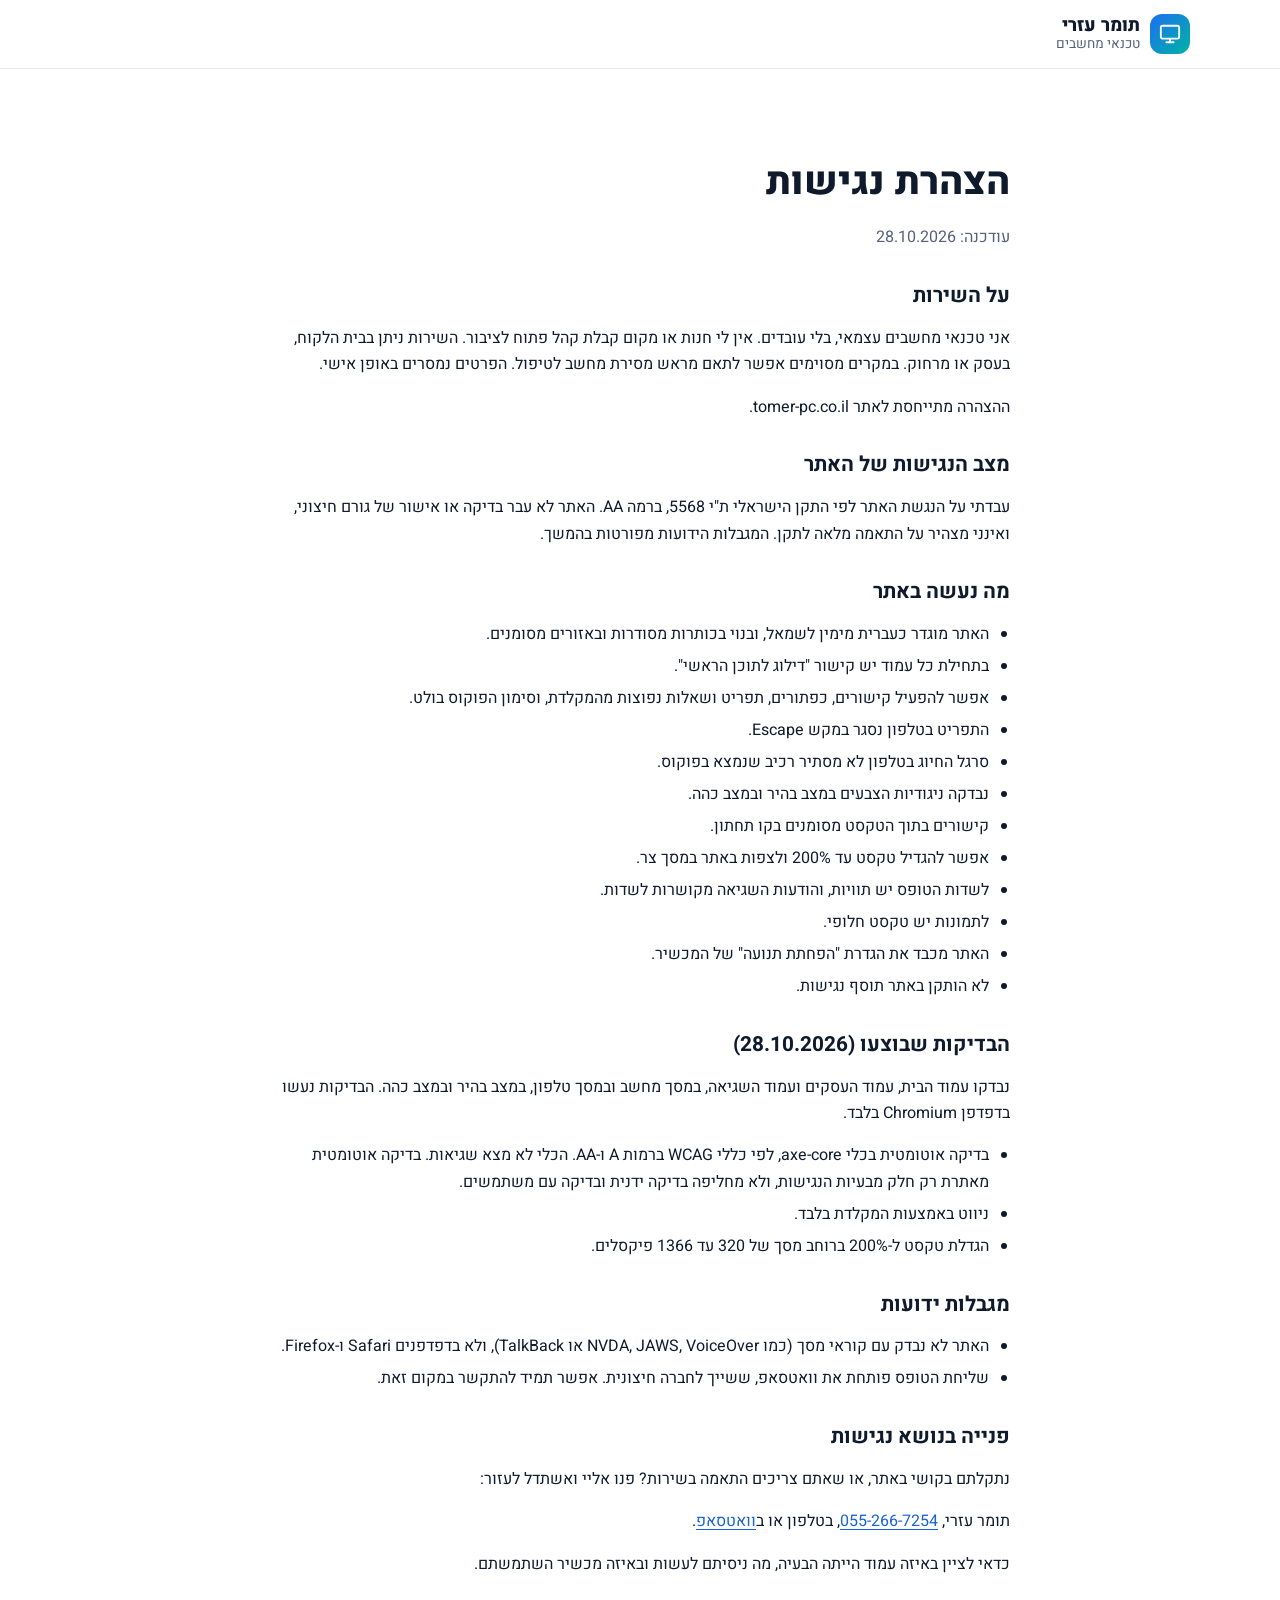
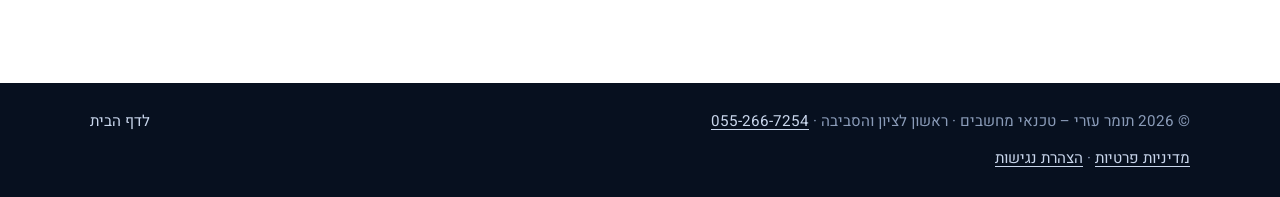
<file: accessibility.html>
<!doctype html>
<html lang="he" dir="rtl">
<head>
  <meta charset="utf-8">
  <meta name="viewport" content="width=device-width, initial-scale=1">
  <title>הצהרת נגישות | תומר עזרי – טכנאי מחשבים</title>
  <meta name="description" content="הצהרת הנגישות של אתר תומר עזרי – טכנאי מחשבים: מה נעשה, אילו בדיקות בוצעו, מגבלות ידועות ואיך לפנות בנושא נגישות.">
  <link rel="canonical" href="https://tomer-pc.co.il/accessibility.html">
  <meta name="theme-color" content="#0b1a33">
  <link rel="icon" href="/favicon.ico" sizes="48x48">
  <link rel="icon" href="/favicon-192.png" type="image/png" sizes="192x192">
  <link rel="apple-touch-icon" href="/apple-touch-icon.png">
  <link rel="preload" href="/fonts/heebo-hebrew-400-normal.woff2" as="font" type="font/woff2" crossorigin>
  <link rel="stylesheet" href="/styles.css">
</head>
<body>
  <a class="skip-link" href="#top">דילוג לתוכן הראשי</a>

  <header class="site-header">
    <div class="container header-inner">
      <a href="/" class="logo" aria-label="תומר עזרי – דף הבית">
        <span class="logo-mark" aria-hidden="true">
          <svg viewBox="0 0 24 24" fill="none" stroke="currentColor" stroke-width="2" stroke-linecap="round" stroke-linejoin="round"><rect x="2" y="3" width="20" height="14" rx="2"/><path d="M8 21h8M12 17v4"/></svg>
        </span>
        <span class="logo-text">
          <strong>תומר עזרי</strong>
          <small>טכנאי מחשבים</small>
        </span>
      </a>
    </div>
  </header>

  <main id="top" tabindex="-1">
    <section class="section legal">
      <div class="container narrow">
        <h1>הצהרת נגישות</h1>
        <p class="legal-date">עודכנה: 28.10.2026</p>
        <h2>על השירות</h2>
        <p>אני טכנאי מחשבים עצמאי, בלי עובדים. אין לי חנות או מקום קבלת קהל פתוח לציבור. השירות ניתן בבית הלקוח, בעסק או מרחוק. במקרים מסוימים אפשר לתאם מראש מסירת מחשב לטיפול. הפרטים נמסרים באופן אישי.</p>
        <p>ההצהרה מתייחסת לאתר tomer-pc.co.il.</p>
        <h2>מצב הנגישות של האתר</h2>
        <p>עבדתי על הנגשת האתר לפי התקן הישראלי ת"י 5568, ברמה AA. האתר לא עבר בדיקה או אישור של גורם חיצוני, ואינני מצהיר על התאמה מלאה לתקן. המגבלות הידועות מפורטות בהמשך.</p>
        <h2>מה נעשה באתר</h2>
        <ul>
          <li>האתר מוגדר כעברית מימין לשמאל, ובנוי בכותרות מסודרות ובאזורים מסומנים.</li>
          <li>בתחילת כל עמוד יש קישור "דילוג לתוכן הראשי".</li>
          <li>אפשר להפעיל קישורים, כפתורים, תפריט ושאלות נפוצות מהמקלדת, וסימון הפוקוס בולט.</li>
          <li>התפריט בטלפון נסגר במקש Escape.</li>
          <li>סרגל החיוג בטלפון לא מסתיר רכיב שנמצא בפוקוס.</li>
          <li>נבדקה ניגודיות הצבעים במצב בהיר ובמצב כהה.</li>
          <li>קישורים בתוך הטקסט מסומנים בקו תחתון.</li>
          <li>אפשר להגדיל טקסט עד 200% ולצפות באתר במסך צר.</li>
          <li>לשדות הטופס יש תוויות, והודעות השגיאה מקושרות לשדות.</li>
          <li>לתמונות יש טקסט חלופי.</li>
          <li>האתר מכבד את הגדרת "הפחתת תנועה" של המכשיר.</li>
          <li>לא הותקן באתר תוסף נגישות.</li>
        </ul>
        <h2>הבדיקות שבוצעו (28.10.2026)</h2>
        <p>נבדקו עמוד הבית, עמוד העסקים ועמוד השגיאה, במסך מחשב ובמסך טלפון, במצב בהיר ובמצב כהה. הבדיקות נעשו בדפדפן Chromium בלבד.</p>
        <ul>
          <li>בדיקה אוטומטית בכלי axe-core, לפי כללי WCAG ברמות A ו-AA. הכלי לא מצא שגיאות. בדיקה אוטומטית מאתרת רק חלק מבעיות הנגישות, ולא מחליפה בדיקה ידנית ובדיקה עם משתמשים.</li>
          <li>ניווט באמצעות המקלדת בלבד.</li>
          <li>הגדלת טקסט ל-200% ברוחב מסך של 320 עד 1366 פיקסלים.</li>
        </ul>
        <h2>מגבלות ידועות</h2>
        <ul>
          <li>האתר לא נבדק עם קוראי מסך (כמו NVDA, JAWS, VoiceOver או TalkBack), ולא בדפדפנים Safari ו-Firefox.</li>
          <li>שליחת הטופס פותחת את וואטסאפ, ששייך לחברה חיצונית. אפשר תמיד להתקשר במקום זאת.</li>
        </ul>
        <h2>פנייה בנושא נגישות</h2>
        <p>נתקלתם בקושי באתר, או שאתם צריכים התאמה בשירות? פנו אליי ואשתדל לעזור:</p>
        <p>תומר עזרי, <a href="tel:+972552667254">055-266-7254</a>, בטלפון או ב<a href="https://wa.me/972552667254">וואטסאפ</a>.</p>
        <p>כדאי לציין באיזה עמוד הייתה הבעיה, מה ניסיתם לעשות ובאיזה מכשיר השתמשתם.</p>
      </div>
    </section>
  </main>

  <footer class="site-footer">
    <div class="container footer-inner">
      <p>© 2026 תומר עזרי – טכנאי מחשבים · ראשון לציון והסביבה · <a href="tel:+972552667254">055-266-7254</a></p>
      <p class="footer-legal"><a href="privacy.html">מדיניות פרטיות</a> · <a href="accessibility.html">הצהרת נגישות</a></p>
      <a href="/">לדף הבית</a>
    </div>
  </footer>
</body>
</html>
</file>
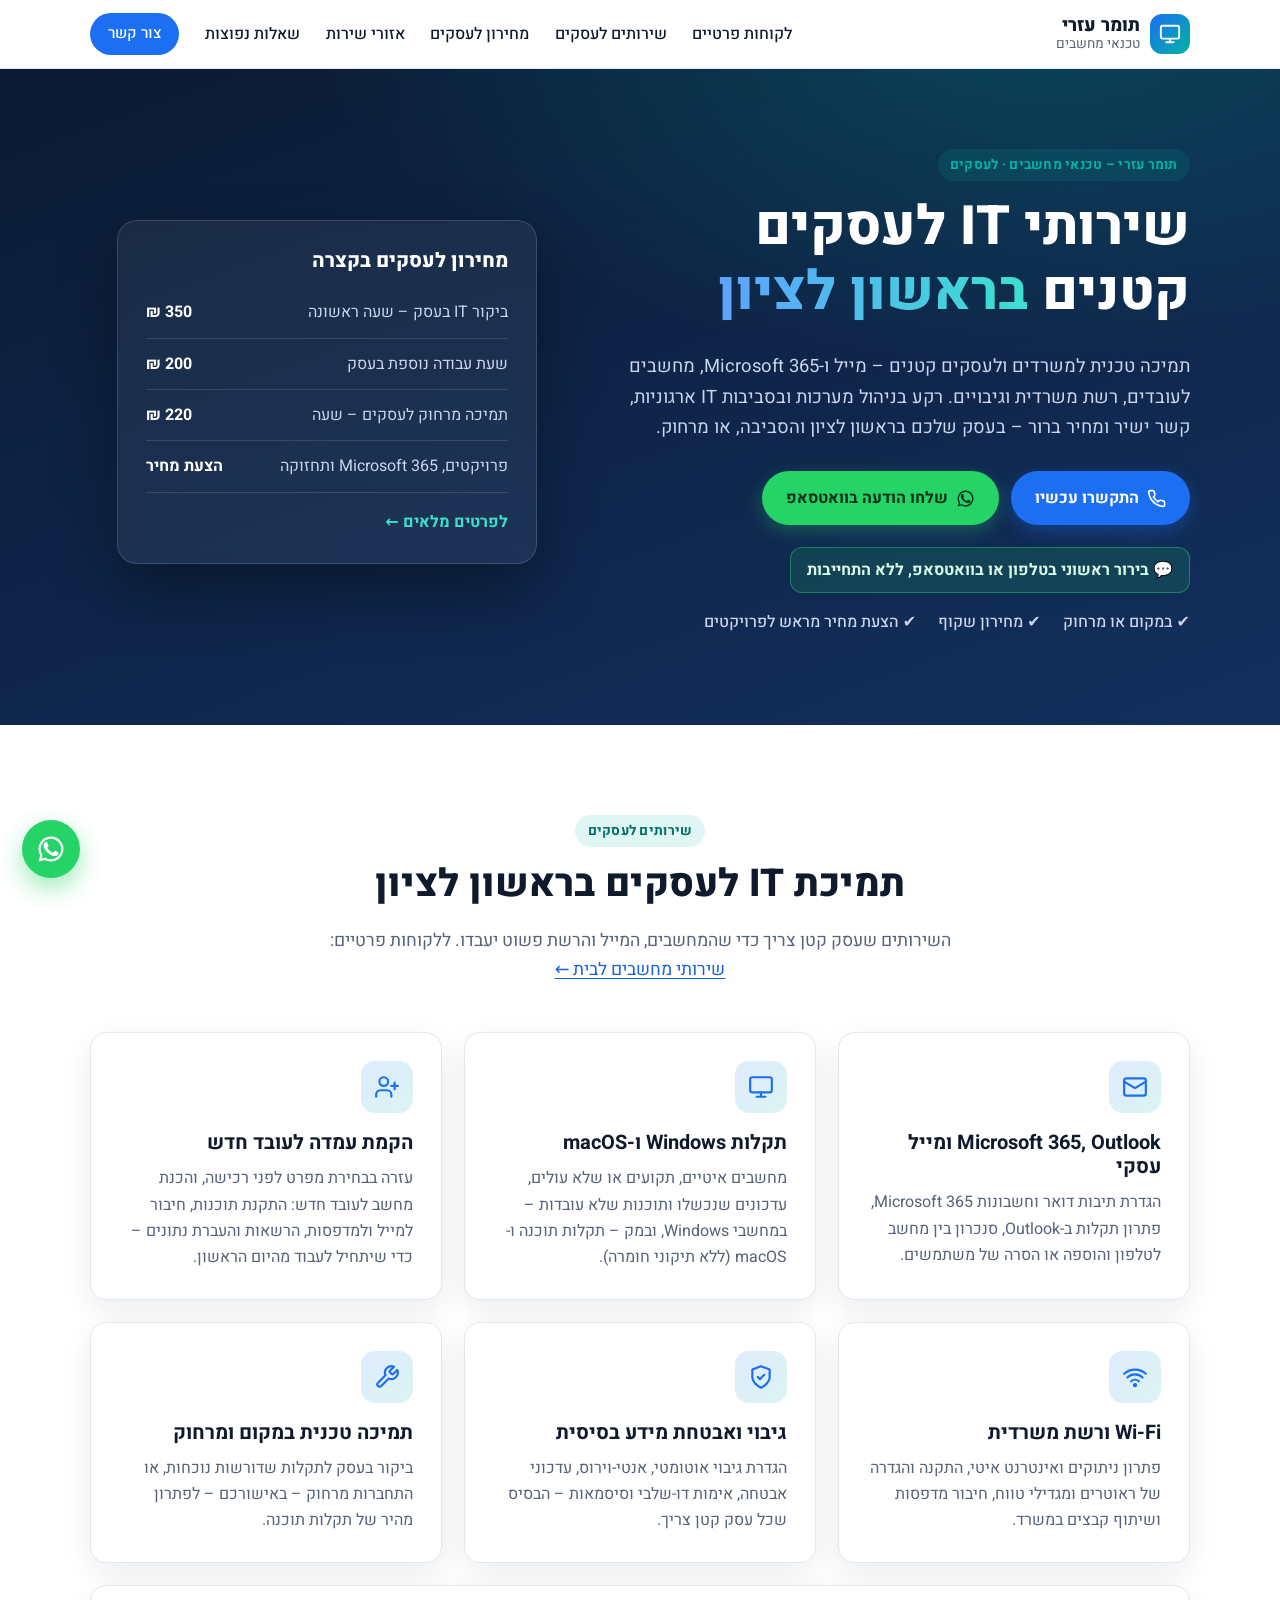
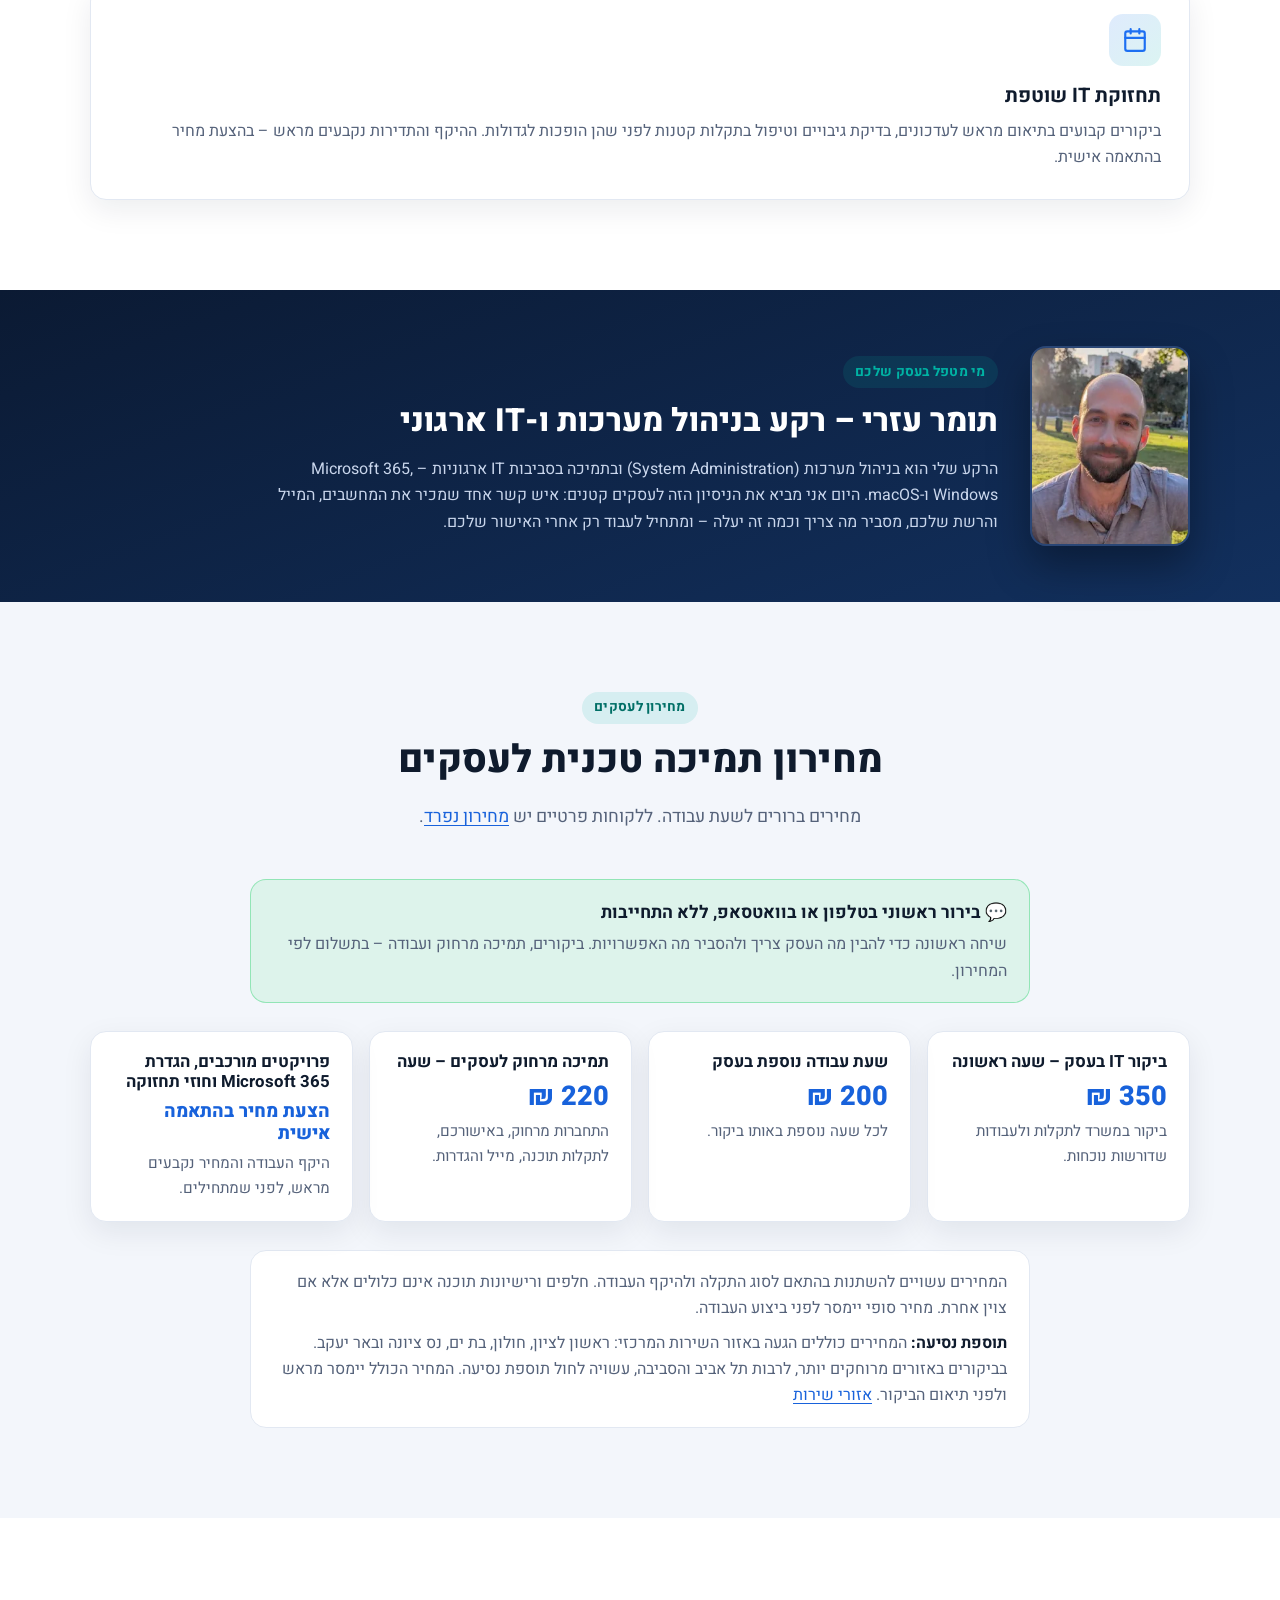
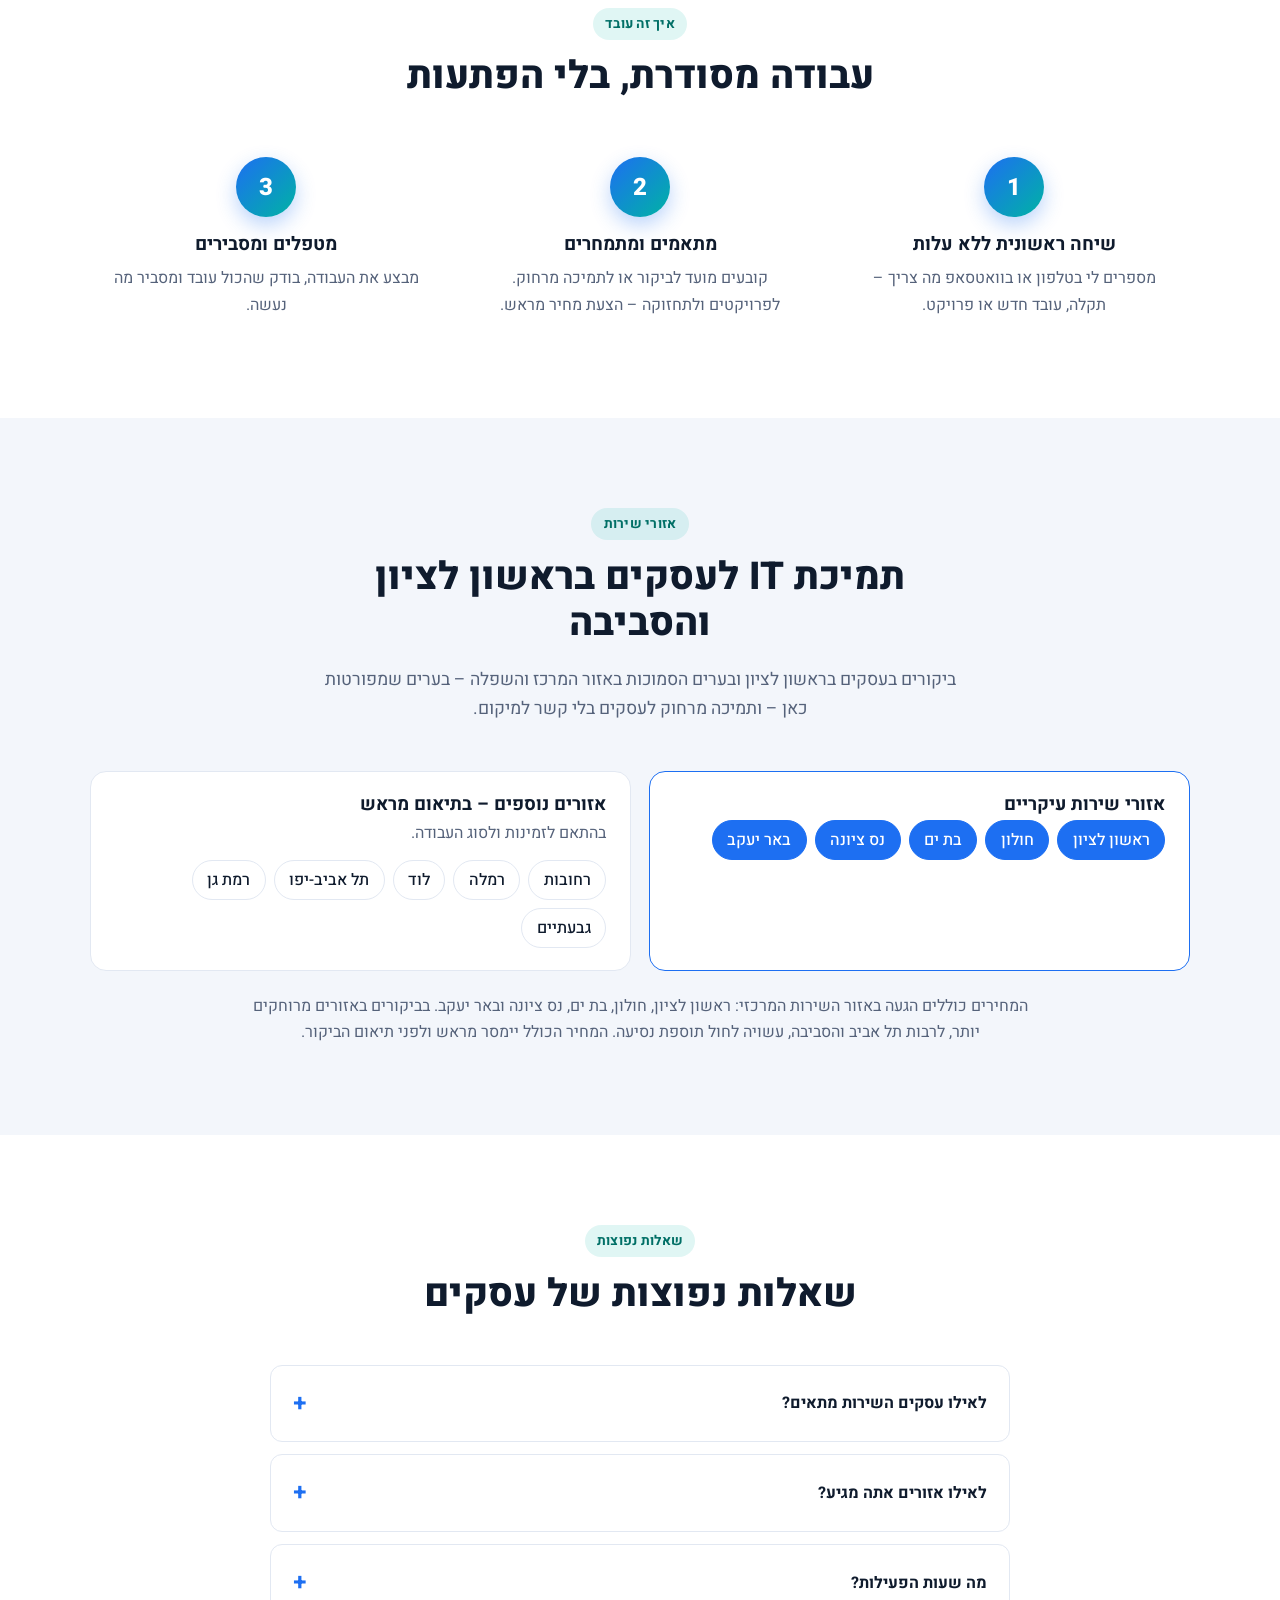
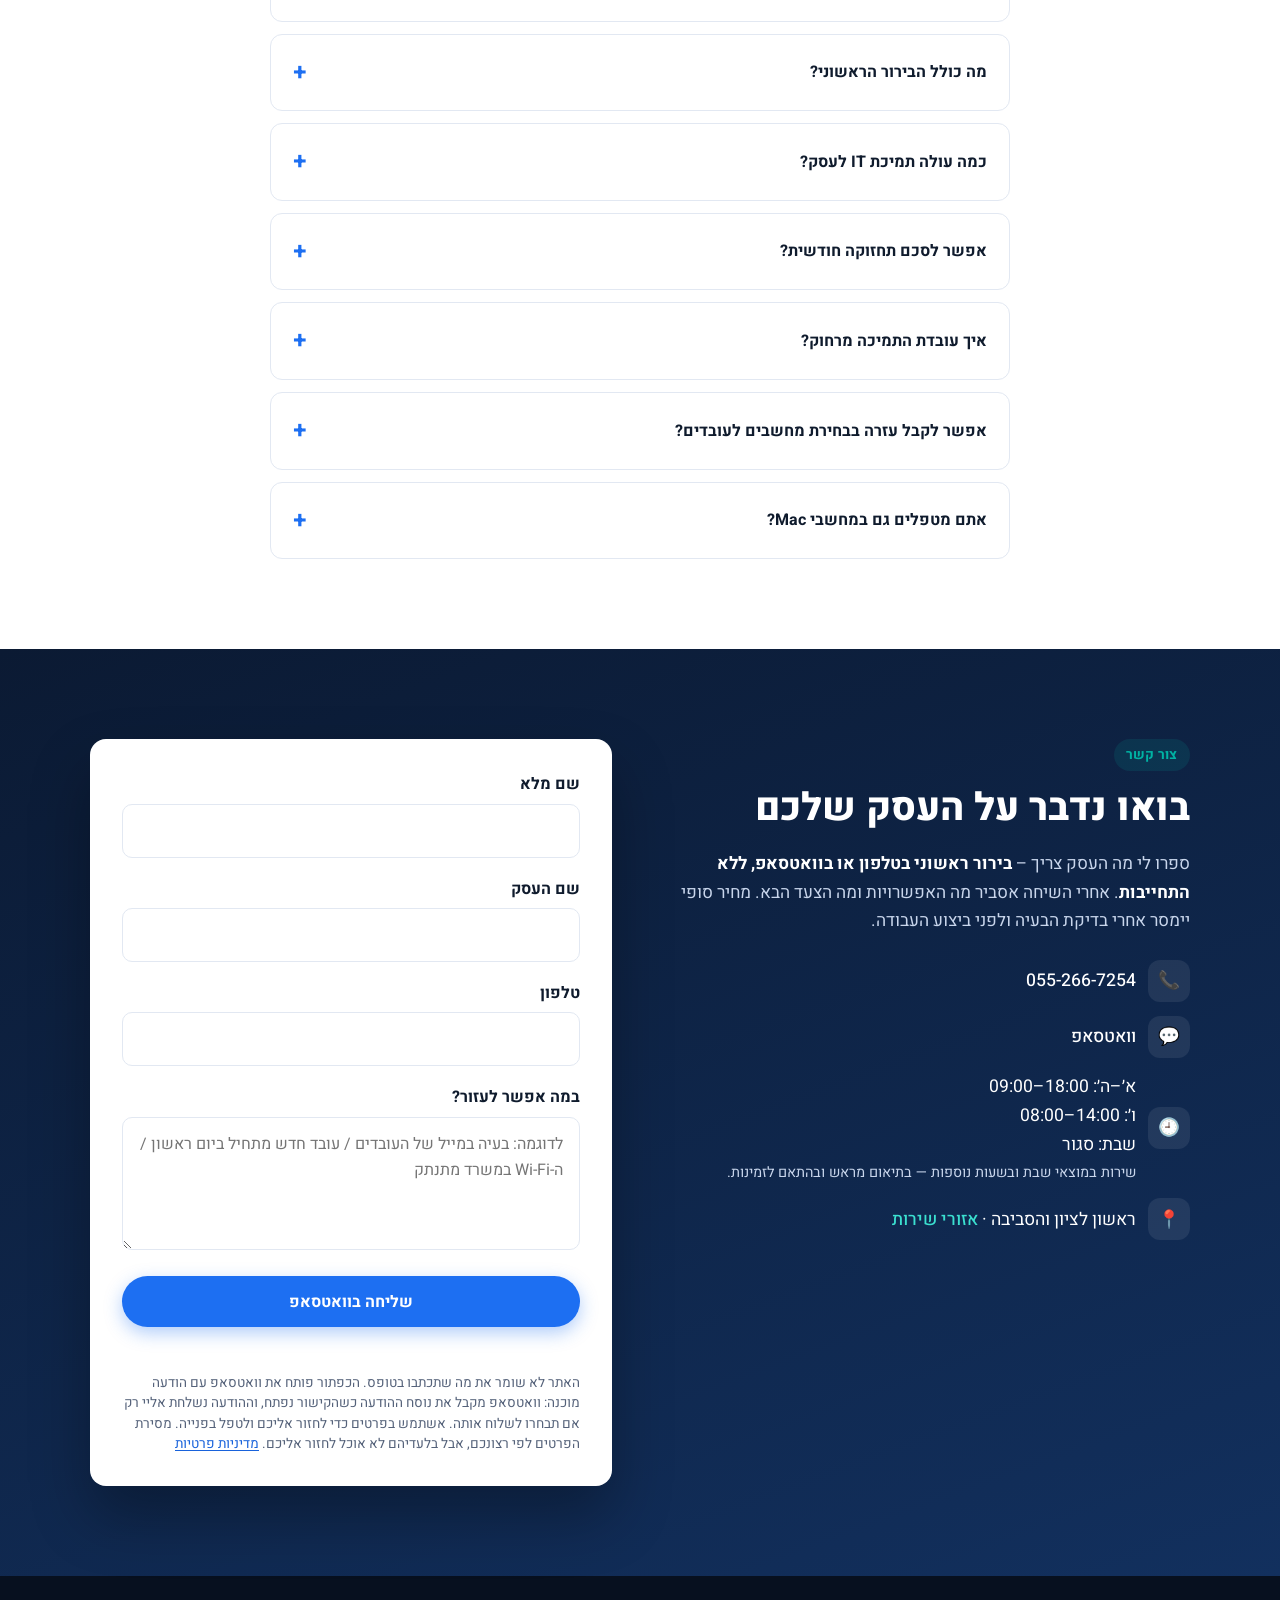
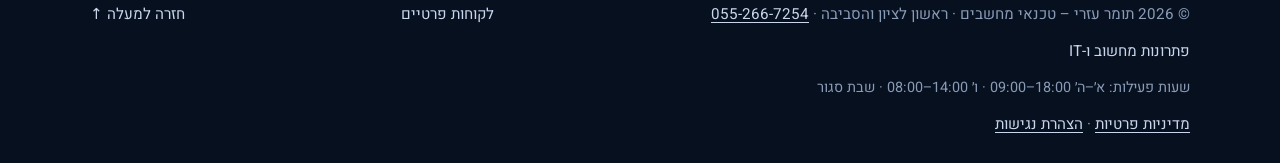
<file: business.html>
<!doctype html>
<html lang="he" dir="rtl">
<head>
  <meta charset="utf-8">
  <meta name="viewport" content="width=device-width, initial-scale=1">
  <title>שירותי IT לעסקים קטנים בראשון לציון | תומר עזרי – טכנאי מחשבים</title>
  <meta name="description" content="תמיכת IT לעסקים קטנים בראשון לציון והסביבה עם רקע בניהול מערכות: Microsoft 365 ו-Outlook, עמדות לעובדים, רשת משרדית, גיבויים ותמיכה מרחוק. 055-266-7254">
  <link rel="canonical" href="https://tomer-pc.co.il/business.html">
  <meta name="robots" content="index, follow">
  <meta name="theme-color" content="#0b1a33">
  <meta property="og:type" content="website">
  <meta property="og:locale" content="he_IL">
  <meta property="og:site_name" content="תומר עזרי – טכנאי מחשבים">
  <meta property="og:title" content="שירותי IT לעסקים קטנים בראשון לציון | תומר עזרי – טכנאי מחשבים">
  <meta property="og:description" content="תמיכת IT לעסקים קטנים בראשון לציון והסביבה, באזור המרכז והשפלה: Microsoft 365, עמדות לעובדים, רשת משרדית וגיבויים – במקום או מרחוק.">
  <meta property="og:url" content="https://tomer-pc.co.il/business.html">
  <meta property="og:image" content="https://tomer-pc.co.il/images/tomer-380.jpg">
  <meta property="og:image:width" content="380">
  <meta property="og:image:height" content="475">
  <meta property="og:image:alt" content="תומר עזרי – טכנאי מחשבים">
  <meta name="twitter:card" content="summary">
  <link rel="icon" href="/favicon.ico" sizes="48x48">
  <link rel="icon" href="/favicon-192.png" type="image/png" sizes="192x192">
  <link rel="apple-touch-icon" href="/apple-touch-icon.png">
  <link rel="preload" href="/fonts/heebo-hebrew-400-normal.woff2" as="font" type="font/woff2" crossorigin>
  <link rel="stylesheet" href="styles.css">
  <script type="application/ld+json">
  {
    "@context": "https://schema.org",
    "@graph": [
      {
        "@type": "Service",
        "@id": "https://tomer-pc.co.il/business.html#service",
        "name": "שירותי IT לעסקים קטנים בראשון לציון",
        "serviceType": "תמיכה טכנית ושירותי IT לעסקים קטנים",
        "url": "https://tomer-pc.co.il/business.html",
        "provider": {
          "@type": "LocalBusiness",
          "@id": "https://tomer-pc.co.il/#business",
          "name": "תומר עזרי – טכנאי מחשבים",
          "url": "https://tomer-pc.co.il/",
          "telephone": "+972-55-266-7254",
          "image": "https://tomer-pc.co.il/images/tomer-380.jpg",
          "address": { "@type": "PostalAddress", "addressLocality": "ראשון לציון", "addressCountry": "IL" }
        },
        "areaServed": [
          { "@type": "City", "name": "ראשון לציון" },
          { "@type": "City", "name": "חולון" },
          { "@type": "City", "name": "בת ים" },
          { "@type": "City", "name": "נס ציונה" },
          { "@type": "City", "name": "באר יעקב" },
          { "@type": "City", "name": "רחובות" },
          { "@type": "City", "name": "רמלה" },
          { "@type": "City", "name": "לוד" },
          { "@type": "City", "name": "תל אביב-יפו" },
          { "@type": "City", "name": "רמת גן" },
          { "@type": "City", "name": "גבעתיים" }
        ],
        "audience": { "@type": "BusinessAudience", "name": "עסקים קטנים" },
        "hoursAvailable": [
          {
            "@type": "OpeningHoursSpecification",
            "dayOfWeek": ["Sunday", "Monday", "Tuesday", "Wednesday", "Thursday"],
            "opens": "09:00",
            "closes": "18:00"
          },
          {
            "@type": "OpeningHoursSpecification",
            "dayOfWeek": "Friday",
            "opens": "08:00",
            "closes": "14:00"
          }
        ],
        "offers": [
          { "@type": "Offer", "name": "ביקור IT בעסק – שעה ראשונה", "price": "350", "priceCurrency": "ILS" },
          { "@type": "Offer", "name": "שעת עבודה נוספת בעסק", "price": "200", "priceCurrency": "ILS" },
          { "@type": "Offer", "name": "תמיכה מרחוק לעסקים – שעה", "price": "220", "priceCurrency": "ILS" }
        ]
      },
      {
        "@type": "BreadcrumbList",
        "itemListElement": [
          { "@type": "ListItem", "position": 1, "name": "תומר עזרי – טכנאי מחשבים", "item": "https://tomer-pc.co.il/" },
          { "@type": "ListItem", "position": 2, "name": "שירותי IT לעסקים", "item": "https://tomer-pc.co.il/business.html" }
        ]
      }
    ]
  }
  </script>
</head>
<body>
  <a class="skip-link" href="#top">דילוג לתוכן הראשי</a>

  <header class="site-header">
    <div class="container header-inner">
      <a href="./" class="logo" aria-label="תומר עזרי – דף הבית">
        <span class="logo-mark" aria-hidden="true">
          <svg viewBox="0 0 24 24" fill="none" stroke="currentColor" stroke-width="2" stroke-linecap="round" stroke-linejoin="round"><rect x="2" y="3" width="20" height="14" rx="2"/><path d="M8 21h8M12 17v4"/></svg>
        </span>
        <span class="logo-text">
          <strong>תומר עזרי</strong>
          <small>טכנאי מחשבים</small>
        </span>
      </a>

      <button class="nav-toggle" aria-label="פתיחת תפריט" aria-expanded="false" aria-controls="site-nav">
        <span></span><span></span><span></span>
      </button>

      <nav id="site-nav" class="site-nav">
        <a href="./">לקוחות פרטיים</a>
        <a href="#it-services">שירותים לעסקים</a>
        <a href="#it-pricing">מחירון לעסקים</a>
        <a href="#it-area">אזורי שירות</a>
        <a href="#it-faq">שאלות נפוצות</a>
        <a href="#contact" class="btn btn-small">צור קשר</a>
      </nav>
    </div>
  </header>

  <main id="top" tabindex="-1">

    <!-- Hero -->
    <section class="hero">
      <div class="container hero-inner">
        <div class="hero-text">
          <span class="eyebrow">תומר עזרי – טכנאי מחשבים · לעסקים</span>
          <h1>
            שירותי IT לעסקים קטנים <span class="accent">בראשון לציון</span>
          </h1>
          <p class="lead">
            תמיכה טכנית למשרדים ולעסקים קטנים – מייל ו-Microsoft 365, מחשבים לעובדים,
            רשת משרדית וגיבויים. רקע בניהול מערכות ובסביבות IT ארגוניות, קשר ישיר
            ומחיר ברור – בעסק שלכם בראשון לציון והסביבה, או מרחוק.
          </p>
          <div class="hero-actions">
            <a class="btn btn-primary js-phone" href="tel:+972552667254">
              <svg viewBox="0 0 24 24" fill="none" stroke="currentColor" stroke-width="2" stroke-linecap="round" stroke-linejoin="round" aria-hidden="true"><path d="M22 16.9v3a2 2 0 0 1-2.2 2 19.8 19.8 0 0 1-8.6-3.1 19.5 19.5 0 0 1-6-6A19.8 19.8 0 0 1 2.1 4.2 2 2 0 0 1 4.1 2h3a2 2 0 0 1 2 1.7c.1 1 .4 1.9.7 2.8a2 2 0 0 1-.5 2.1L8 9.9a16 16 0 0 0 6 6l1.3-1.3a2 2 0 0 1 2.1-.4c.9.3 1.8.6 2.8.7a2 2 0 0 1 1.7 2Z"/></svg>
              התקשרו עכשיו
            </a>
            <a class="btn btn-whatsapp js-whatsapp" href="https://wa.me/972552667254" target="_blank" rel="noopener">
              <svg viewBox="0 0 24 24" fill="currentColor" aria-hidden="true"><path d="M17.5 14.4c-.3-.1-1.8-.9-2-1-.3-.1-.5-.1-.7.1-.2.3-.8 1-.9 1.2-.2.2-.3.2-.6.1-.3-.1-1.3-.5-2.4-1.5-.9-.8-1.5-1.8-1.7-2.1-.2-.3 0-.5.1-.6l.4-.5c.2-.2.2-.3.3-.5.1-.2 0-.4 0-.5l-.9-2.2c-.2-.6-.5-.5-.7-.5h-.6c-.2 0-.5.1-.8.4-.3.3-1 1-1 2.5s1.1 2.9 1.2 3.1c.1.2 2.1 3.2 5.1 4.5.7.3 1.3.5 1.7.6.7.2 1.4.2 1.9.1.6-.1 1.8-.7 2-1.4.2-.7.2-1.3.2-1.4-.1-.1-.3-.2-.6-.3ZM12 2a10 10 0 0 0-8.6 15.1L2 22l5-1.3A10 10 0 1 0 12 2Zm0 18.2c-1.5 0-3-.4-4.3-1.2l-.3-.2-3 .8.8-2.9-.2-.3A8.2 8.2 0 1 1 12 20.2Z"/></svg>
              שלחו הודעה בוואטסאפ
            </a>
          </div>
          <p class="consult-note">💬 <strong>בירור ראשוני בטלפון או בוואטסאפ, ללא התחייבות</strong></p>
          <ul class="hero-badges">
            <li>✔ במקום או מרחוק</li>
            <li>✔ מחירון שקוף</li>
            <li>✔ הצעת מחיר מראש לפרויקטים</li>
          </ul>
        </div>

        <aside class="hero-card" aria-label="מחירון בקצרה">
          <h2>מחירון לעסקים בקצרה</h2>
          <ul>
            <li><span>ביקור IT בעסק – שעה ראשונה</span><strong>350 ₪</strong></li>
            <li><span>שעת עבודה נוספת בעסק</span><strong>200 ₪</strong></li>
            <li><span>תמיכה מרחוק לעסקים – שעה</span><strong>220 ₪</strong></li>
            <li><span>פרויקטים, Microsoft 365 ותחזוקה</span><strong>הצעת מחיר</strong></li>
          </ul>
          <a href="#it-pricing">לפרטים מלאים ←</a>
        </aside>
      </div>
    </section>

    <!-- Services -->
    <section id="it-services" class="section">
      <div class="container">
        <div class="section-head">
          <span class="eyebrow">שירותים לעסקים</span>
          <h2>תמיכת IT לעסקים בראשון לציון</h2>
          <p>השירותים שעסק קטן צריך כדי שהמחשבים, המייל והרשת פשוט יעבדו. ללקוחות פרטיים: <a href="./#services">שירותי מחשבים לבית ←</a></p>
        </div>

        <div class="cards">
          <article class="card">
            <div class="card-icon"><svg viewBox="0 0 24 24" fill="none" stroke="currentColor" stroke-width="2" stroke-linecap="round" stroke-linejoin="round"><rect x="2" y="4" width="20" height="16" rx="2"/><path d="m22 7-10 6L2 7"/></svg></div>
            <h3>Microsoft 365, Outlook ומייל עסקי</h3>
            <p>הגדרת תיבות דואר וחשבונות Microsoft 365, פתרון תקלות ב-Outlook, סנכרון בין מחשב לטלפון והוספה או הסרה של משתמשים.</p>
          </article>
          <article class="card">
            <div class="card-icon"><svg viewBox="0 0 24 24" fill="none" stroke="currentColor" stroke-width="2" stroke-linecap="round" stroke-linejoin="round"><rect x="2" y="3" width="20" height="14" rx="2"/><path d="M8 21h8M12 17v4"/></svg></div>
            <h3>תקלות Windows ו-macOS</h3>
            <p>מחשבים איטיים, תקועים או שלא עולים, עדכונים שנכשלו ותוכנות שלא עובדות – במחשבי Windows, ובמק – תקלות תוכנה ו-macOS (ללא תיקוני חומרה).</p>
          </article>
          <article class="card">
            <div class="card-icon"><svg viewBox="0 0 24 24" fill="none" stroke="currentColor" stroke-width="2" stroke-linecap="round" stroke-linejoin="round"><path d="M16 21v-2a4 4 0 0 0-4-4H6a4 4 0 0 0-4 4v2"/><circle cx="9" cy="7" r="4"/><path d="M19 8v6M22 11h-6"/></svg></div>
            <h3>הקמת עמדה לעובד חדש</h3>
            <p>עזרה בבחירת מפרט לפני רכישה, והכנת מחשב לעובד חדש: התקנת תוכנות, חיבור למייל ולמדפסות, הרשאות והעברת נתונים – כדי שיתחיל לעבוד מהיום הראשון.</p>
          </article>
          <article class="card">
            <div class="card-icon"><svg viewBox="0 0 24 24" fill="none" stroke="currentColor" stroke-width="2" stroke-linecap="round" stroke-linejoin="round"><path d="M5 12.5a10 10 0 0 1 14 0M8.5 16a5 5 0 0 1 7 0M2 9a15 15 0 0 1 20 0"/><circle cx="12" cy="19.5" r="1"/></svg></div>
            <h3>Wi-Fi ורשת משרדית</h3>
            <p>פתרון ניתוקים ואינטרנט איטי, התקנה והגדרה של ראוטרים ומגדילי טווח, חיבור מדפסות ושיתוף קבצים במשרד.</p>
          </article>
          <article class="card">
            <div class="card-icon"><svg viewBox="0 0 24 24" fill="none" stroke="currentColor" stroke-width="2" stroke-linecap="round" stroke-linejoin="round"><path d="M12 22s8-4 8-10V5l-8-3-8 3v7c0 6 8 10 8 10Z"/><path d="m9 12 2 2 4-4"/></svg></div>
            <h3>גיבוי ואבטחת מידע בסיסית</h3>
            <p>הגדרת גיבוי אוטומטי, אנטי-וירוס, עדכוני אבטחה, אימות דו-שלבי וסיסמאות – הבסיס שכל עסק קטן צריך.</p>
          </article>
          <article class="card">
            <div class="card-icon"><svg viewBox="0 0 24 24" fill="none" stroke="currentColor" stroke-width="2" stroke-linecap="round" stroke-linejoin="round"><path d="M14.7 6.3a1 1 0 0 0 0 1.4l1.6 1.6a1 1 0 0 0 1.4 0l3.8-3.8a6 6 0 0 1-7.9 7.9l-6.9 6.9a2.1 2.1 0 0 1-3-3l6.9-6.9a6 6 0 0 1 7.9-7.9l-3.8 3.8Z"/></svg></div>
            <h3>תמיכה טכנית במקום ומרחוק</h3>
            <p>ביקור בעסק לתקלות שדורשות נוכחות, או התחברות מרחוק – באישורכם – לפתרון מהיר של תקלות תוכנה.</p>
          </article>
          <article class="card card-wide">
            <div class="card-icon"><svg viewBox="0 0 24 24" fill="none" stroke="currentColor" stroke-width="2" stroke-linecap="round" stroke-linejoin="round"><rect x="3" y="4" width="18" height="18" rx="2"/><path d="M16 2v4M8 2v4M3 10h18"/></svg></div>
            <h3>תחזוקת IT שוטפת</h3>
            <p>ביקורים קבועים בתיאום מראש לעדכונים, בדיקת גיבויים וטיפול בתקלות קטנות לפני שהן הופכות לגדולות. ההיקף והתדירות נקבעים מראש – בהצעת מחיר בהתאמה אישית.</p>
          </article>
        </div>
      </div>
    </section>

    <!-- About -->
    <section class="biz-band about-band">
      <div class="container about-inner">
        <picture class="about-photo">
          <source type="image/webp" srcset="images/tomer-240.webp 240w, images/tomer-380.webp 380w" sizes="160px">
          <img src="images/tomer-380.jpg" alt="תומר עזרי – טכנאי מחשבים" width="160" height="200" loading="lazy" decoding="async">
        </picture>
        <div>
          <span class="eyebrow">מי מטפל בעסק שלכם</span>
          <h2>תומר עזרי – רקע בניהול מערכות <span class="nowrap">ו-IT</span> ארגוני</h2>
          <p>
            הרקע שלי הוא בניהול מערכות (System Administration) ובתמיכה בסביבות IT
            ארגוניות – Microsoft 365, Windows ו-macOS. היום אני מביא את הניסיון הזה
            לעסקים קטנים: איש קשר אחד שמכיר את המחשבים, המייל והרשת שלכם, מסביר מה
            צריך וכמה זה יעלה – ומתחיל לעבוד רק אחרי האישור שלכם.
          </p>
        </div>
      </div>
    </section>

    <!-- Pricing -->
    <section id="it-pricing" class="section section-alt">
      <div class="container">
        <div class="section-head">
          <span class="eyebrow">מחירון לעסקים</span>
          <h2>מחירון תמיכה טכנית לעסקים</h2>
          <p>מחירים ברורים לשעת עבודה. ללקוחות פרטיים יש <a href="./#pricing">מחירון נפרד</a>.</p>
        </div>

        <div class="consult-card">
          <strong>💬 בירור ראשוני בטלפון או בוואטסאפ, ללא התחייבות</strong>
          <p>שיחה ראשונה כדי להבין מה העסק צריך ולהסביר מה האפשרויות. ביקורים, תמיכה מרחוק ועבודה – בתשלום לפי המחירון.</p>
        </div>

        <div class="price-cards">
          <div class="price-card">
            <h3>ביקור IT בעסק – שעה ראשונה</h3>
            <p class="price">350 ₪</p>
            <p>ביקור במשרד לתקלות ולעבודות שדורשות נוכחות.</p>
          </div>
          <div class="price-card">
            <h3>שעת עבודה נוספת בעסק</h3>
            <p class="price">200 ₪</p>
            <p>לכל שעה נוספת באותו ביקור.</p>
          </div>
          <div class="price-card">
            <h3>תמיכה מרחוק לעסקים – שעה</h3>
            <p class="price">220 ₪</p>
            <p>התחברות מרחוק, באישורכם, לתקלות תוכנה, מייל והגדרות.</p>
          </div>
          <div class="price-card">
            <h3>פרויקטים מורכבים, הגדרת Microsoft 365 וחוזי תחזוקה</h3>
            <p class="price price-quote">הצעת מחיר בהתאמה אישית</p>
            <p>היקף העבודה והמחיר נקבעים מראש, לפני שמתחילים.</p>
          </div>
        </div>

        <div class="price-terms">
          <p>המחירים עשויים להשתנות בהתאם לסוג התקלה ולהיקף העבודה. חלפים ורישיונות תוכנה אינם כלולים אלא אם צוין אחרת. מחיר סופי יימסר לפני ביצוע העבודה.</p>
          <p><strong>תוספת נסיעה:</strong> המחירים כוללים הגעה באזור השירות המרכזי: ראשון לציון, חולון, בת ים, נס ציונה ובאר יעקב. בביקורים באזורים מרוחקים יותר, לרבות תל אביב והסביבה, עשויה לחול תוספת נסיעה. המחיר הכולל יימסר מראש ולפני תיאום הביקור. <a href="#it-area">אזורי שירות</a></p>
        </div>
      </div>
    </section>

    <!-- Process -->
    <section class="section">
      <div class="container">
        <div class="section-head">
          <span class="eyebrow">איך זה עובד</span>
          <h2>עבודה מסודרת, בלי הפתעות</h2>
        </div>
        <ol class="steps">
          <li class="step">
            <span class="step-num">1</span>
            <h3>שיחה ראשונית ללא עלות</h3>
            <p>מספרים לי בטלפון או בוואטסאפ מה צריך – תקלה, עובד חדש או פרויקט.</p>
          </li>
          <li class="step">
            <span class="step-num">2</span>
            <h3>מתאמים ומתמחרים</h3>
            <p>קובעים מועד לביקור או לתמיכה מרחוק. לפרויקטים ולתחזוקה – הצעת מחיר מראש.</p>
          </li>
          <li class="step">
            <span class="step-num">3</span>
            <h3>מטפלים ומסבירים</h3>
            <p>מבצע את העבודה, בודק שהכול עובד ומסביר מה נעשה.</p>
          </li>
        </ol>
      </div>
    </section>

    <!-- Service area -->
    <section id="it-area" class="section section-alt">
      <div class="container">
        <div class="section-head">
          <span class="eyebrow">אזורי שירות</span>
          <h2>תמיכת IT לעסקים בראשון לציון והסביבה</h2>
          <p>ביקורים בעסקים בראשון לציון ובערים הסמוכות באזור המרכז והשפלה – בערים שמפורטות כאן – ותמיכה מרחוק לעסקים בלי קשר למיקום.</p>
        </div>
        <div class="area-grid">
          <div class="area-box area-primary">
            <h3>אזורי שירות עיקריים</h3>
            <ul class="area-chips">
              <li>ראשון לציון</li>
              <li>חולון</li>
              <li>בת ים</li>
              <li>נס ציונה</li>
              <li>באר יעקב</li>
            </ul>
          </div>
          <div class="area-box">
            <h3>אזורים נוספים – בתיאום מראש</h3>
            <p>בהתאם לזמינות ולסוג העבודה.</p>
            <ul class="area-chips">
              <li>רחובות</li>
              <li>רמלה</li>
              <li>לוד</li>
              <li>תל אביב-יפו</li>
              <li>רמת גן</li>
              <li>גבעתיים</li>
            </ul>
          </div>
        </div>
        <p class="area-note">המחירים כוללים הגעה באזור השירות המרכזי: ראשון לציון, חולון, בת ים, נס ציונה ובאר יעקב. בביקורים באזורים מרוחקים יותר, לרבות תל אביב והסביבה, עשויה לחול תוספת נסיעה. המחיר הכולל יימסר מראש ולפני תיאום הביקור.</p>
      </div>
    </section>

    <!-- FAQ -->
    <section id="it-faq" class="section">
      <div class="container narrow">
        <div class="section-head">
          <span class="eyebrow">שאלות נפוצות</span>
          <h2>שאלות נפוצות של עסקים</h2>
        </div>
        <div class="faq">
          <details>
            <summary>לאילו עסקים השירות מתאים?</summary>
            <p>לעסקים קטנים ולמשרדים בראשון לציון והסביבה – למשל משרדי רואי חשבון ועורכי דין, קליניקות, חנויות ועסקים ביתיים – שאין להם איש IT קבוע.</p>
          </details>
          <details>
            <summary>לאילו אזורים אתה מגיע?</summary>
            <p>הבסיס שלי בראשון לציון. ביקורים אני מקיים בראשון לציון, חולון, בת ים, נס ציונה ובאר יעקב. ברחובות, רמלה, לוד, תל אביב-יפו, רמת גן וגבעתיים – בתיאום מראש, בהתאם לזמינות ולסוג העבודה. המחירים כוללים הגעה באזור השירות המרכזי: ראשון לציון, חולון, בת ים, נס ציונה ובאר יעקב. בביקורים באזורים מרוחקים יותר, לרבות תל אביב והסביבה, עשויה לחול תוספת נסיעה. המחיר הכולל יימסר מראש ולפני תיאום הביקור. תמיכה מרחוק אינה תלויה במיקום. <a href="#it-area">לפרטים</a></p>
          </details>
          <details>
            <summary>מה שעות הפעילות?</summary>
            <p>ימים א׳–ה׳ <span dir="ltr">09:00–18:00</span>, יום ו׳ <span dir="ltr">08:00–14:00</span>, שבת סגור. ביקורים נקבעים בתיאום מראש. שירות במוצאי שבת ובשעות נוספות — בתיאום מראש ובהתאם לזמינות.</p>
          </details>
          <details>
            <summary>מה כולל הבירור הראשוני?</summary>
            <p>שיחה ראשונה בטלפון או בוואטסאפ כדי להבין מה העסק צריך ולהסביר מה האפשרויות. ביקורים, תמיכה מרחוק וכל עבודה בפועל הם בתשלום לפי המחירון.</p>
          </details>
          <details>
            <summary>כמה עולה תמיכת IT לעסק?</summary>
            <p>ביקור IT בעסק: 350 ₪ לשעה הראשונה ו-200 ₪ לכל שעת עבודה נוספת. תמיכה מרחוק לעסקים: 220 ₪ לשעה. לפרויקטים מורכבים, הגדרת Microsoft 365 וחוזי תחזוקה – הצעת מחיר בהתאמה אישית. חלפים ורישיונות תוכנה אינם כלולים אלא אם צוין אחרת.</p>
          </details>
          <details>
            <summary>אפשר לסכם תחזוקה חודשית?</summary>
            <p>כן. ההיקף, התדירות והמחיר נקבעים מראש בהצעת מחיר בהתאמה אישית לעסק שלכם.</p>
          </details>
          <details>
            <summary>איך עובדת התמיכה מרחוק?</summary>
            <p>מתחברים למחשב דרך תוכנת שליטה מרחוק, רק באישור שלכם. כך פותרים תקלות תוכנה, מייל והגדרות בלי לחכות לביקור.</p>
          </details>
          <details>
            <summary>אפשר לקבל עזרה בבחירת מחשבים לעובדים?</summary>
            <p>כן. אעזור לכם להתאים מפרט לעמדות עבודה לפי סוג העבודה והתקציב, ואחר כך להקים את המחשבים לעובדים. אני לא מוכר מחשבים – אתם קונים היכן שנוח לכם. ללקוחות פרטיים יש גם <a href="./#buying">ייעוץ לרכישת מחשבים ובניית מפרטים</a>.</p>
          </details>
          <details>
            <summary>אתם מטפלים גם במחשבי Mac?</summary>
            <p>כן – גם במחשבי Windows וגם במחשבי Mac (תוכנה ו-macOS, ללא תיקוני חומרה של Mac), כולל הגדרת מייל, Microsoft 365 וגיבוי.</p>
          </details>
        </div>
      </div>
    </section>

    <!-- Contact -->
    <section id="contact" class="section contact">
      <div class="container contact-inner">
        <div class="contact-info">
          <span class="eyebrow">צור קשר</span>
          <h2>בואו נדבר על העסק שלכם</h2>
          <p>ספרו לי מה העסק צריך – <strong>בירור ראשוני בטלפון או בוואטסאפ, ללא התחייבות</strong>. אחרי השיחה אסביר מה האפשרויות ומה הצעד הבא. מחיר סופי יימסר אחרי בדיקת הבעיה ולפני ביצוע העבודה.</p>
          <ul class="contact-list">
            <li>
              <span class="ci-icon" aria-hidden="true">📞</span>
              <a class="js-phone js-phone-text" href="tel:+972552667254">055-266-7254</a>
            </li>
            <li>
              <span class="ci-icon" aria-hidden="true">💬</span>
              <a class="js-whatsapp" href="https://wa.me/972552667254" target="_blank" rel="noopener">וואטסאפ</a>
            </li>
            <li>
              <span class="ci-icon" aria-hidden="true">🕘</span>
              <span>א׳–ה׳: <span dir="ltr">09:00–18:00</span><br>ו׳: <span dir="ltr">08:00–14:00</span><br>שבת: סגור<small class="hours-note">שירות במוצאי שבת ובשעות נוספות — בתיאום מראש ובהתאם לזמינות.</small></span>
            </li>
            <li>
              <span class="ci-icon" aria-hidden="true">📍</span>
              <span>ראשון לציון והסביבה · <a href="#it-area">אזורי שירות</a></span>
            </li>
          </ul>
        </div>

        <form class="contact-form" id="contact-form" data-business novalidate>
          <div class="field">
            <label for="name">שם מלא</label>
            <input id="name" name="name" type="text" autocomplete="name" required>
          </div>
          <div class="field">
            <label for="company">שם העסק</label>
            <input id="company" name="company" type="text" autocomplete="organization">
          </div>
          <div class="field">
            <label for="phone">טלפון</label>
            <input id="phone" name="phone" type="tel" autocomplete="tel" inputmode="tel" required>
          </div>
          <div class="field">
            <label for="issue">במה אפשר לעזור?</label>
            <textarea id="issue" name="issue" rows="4" placeholder="לדוגמה: בעיה במייל של העובדים / עובד חדש מתחיל ביום ראשון / ה-Wi-Fi במשרד מתנתק"></textarea>
          </div>
          <button type="submit" class="btn btn-primary btn-block">שליחה בוואטסאפ</button>
          <p class="form-note" id="form-note" role="status" aria-live="polite"></p>
          <p class="form-privacy">האתר לא שומר את מה שתכתבו בטופס. הכפתור פותח את וואטסאפ עם הודעה מוכנה: וואטסאפ מקבל את נוסח ההודעה כשהקישור נפתח, וההודעה נשלחת אליי רק אם תבחרו לשלוח אותה. אשתמש בפרטים כדי לחזור אליכם ולטפל בפנייה. מסירת הפרטים לפי רצונכם, אבל בלעדיהם לא אוכל לחזור אליכם. <a href="privacy.html">מדיניות פרטיות</a></p>
        </form>
      </div>
    </section>
  </main>

  <footer class="site-footer">
    <div class="container footer-inner">
      <p>© <span id="year"></span> תומר עזרי – טכנאי מחשבים · ראשון לציון והסביבה · <a class="js-phone js-phone-text" href="tel:+972552667254">055-266-7254</a></p>
      <p class="footer-tagline">פתרונות מחשוב <span class="nowrap">ו-IT</span></p>
      <p class="footer-hours">שעות פעילות: א׳–ה׳ <span dir="ltr">09:00–18:00</span> · ו׳ <span dir="ltr">08:00–14:00</span> · <span class="nowrap">שבת סגור</span></p>
      <a href="./">לקוחות פרטיים</a>
      <p class="footer-legal"><a href="privacy.html">מדיניות פרטיות</a> · <a href="accessibility.html">הצהרת נגישות</a></p>
      <a href="#top">חזרה למעלה ↑</a>
    </div>
  </footer>

  <aside class="quick-contact" aria-label="יצירת קשר מהירה">
  <a class="whatsapp-float js-whatsapp" href="https://wa.me/972552667254" target="_blank" rel="noopener" aria-label="שליחת הודעה בוואטסאפ">
    <svg viewBox="0 0 24 24" fill="currentColor" aria-hidden="true"><path d="M17.5 14.4c-.3-.1-1.8-.9-2-1-.3-.1-.5-.1-.7.1-.2.3-.8 1-.9 1.2-.2.2-.3.2-.6.1-.3-.1-1.3-.5-2.4-1.5-.9-.8-1.5-1.8-1.7-2.1-.2-.3 0-.5.1-.6l.4-.5c.2-.2.2-.3.3-.5.1-.2 0-.4 0-.5l-.9-2.2c-.2-.6-.5-.5-.7-.5h-.6c-.2 0-.5.1-.8.4-.3.3-1 1-1 2.5s1.1 2.9 1.2 3.1c.1.2 2.1 3.2 5.1 4.5.7.3 1.3.5 1.7.6.7.2 1.4.2 1.9.1.6-.1 1.8-.7 2-1.4.2-.7.2-1.3.2-1.4-.1-.1-.3-.2-.6-.3ZM12 2a10 10 0 0 0-8.6 15.1L2 22l5-1.3A10 10 0 1 0 12 2Zm0 18.2c-1.5 0-3-.4-4.3-1.2l-.3-.2-3 .8.8-2.9-.2-.3A8.2 8.2 0 1 1 12 20.2Z"/></svg>
  </a>

  <div class="mobile-cta">
    <a class="mobile-cta-call js-phone" href="tel:+972552667254"><svg viewBox="0 0 24 24" fill="none" stroke="currentColor" stroke-width="2" stroke-linecap="round" stroke-linejoin="round" aria-hidden="true"><path d="M22 16.9v3a2 2 0 0 1-2.2 2 19.8 19.8 0 0 1-8.6-3.1 19.5 19.5 0 0 1-6-6A19.8 19.8 0 0 1 2.1 4.2 2 2 0 0 1 4.1 2h3a2 2 0 0 1 2 1.7c.1 1 .4 1.9.7 2.8a2 2 0 0 1-.5 2.1L8 9.9a16 16 0 0 0 6 6l1.3-1.3a2 2 0 0 1 2.1-.4c.9.3 1.8.6 2.8.7a2 2 0 0 1 1.7 2Z"/></svg> התקשרו</a>
    <a class="mobile-cta-wa js-whatsapp" href="https://wa.me/972552667254" target="_blank" rel="noopener"><svg viewBox="0 0 24 24" fill="currentColor" aria-hidden="true"><path d="M17.5 14.4c-.3-.1-1.8-.9-2-1-.3-.1-.5-.1-.7.1-.2.3-.8 1-.9 1.2-.2.2-.3.2-.6.1-.3-.1-1.3-.5-2.4-1.5-.9-.8-1.5-1.8-1.7-2.1-.2-.3 0-.5.1-.6l.4-.5c.2-.2.2-.3.3-.5.1-.2 0-.4 0-.5l-.9-2.2c-.2-.6-.5-.5-.7-.5h-.6c-.2 0-.5.1-.8.4-.3.3-1 1-1 2.5s1.1 2.9 1.2 3.1c.1.2 2.1 3.2 5.1 4.5.7.3 1.3.5 1.7.6.7.2 1.4.2 1.9.1.6-.1 1.8-.7 2-1.4.2-.7.2-1.3.2-1.4-.1-.1-.3-.2-.6-.3ZM12 2a10 10 0 0 0-8.6 15.1L2 22l5-1.3A10 10 0 1 0 12 2Zm0 18.2c-1.5 0-3-.4-4.3-1.2l-.3-.2-3 .8.8-2.9-.2-.3A8.2 8.2 0 1 1 12 20.2Z"/></svg> וואטסאפ</a>
  </div>
  </aside>

  <script src="script.js"></script>
</body>
</html>
</file>
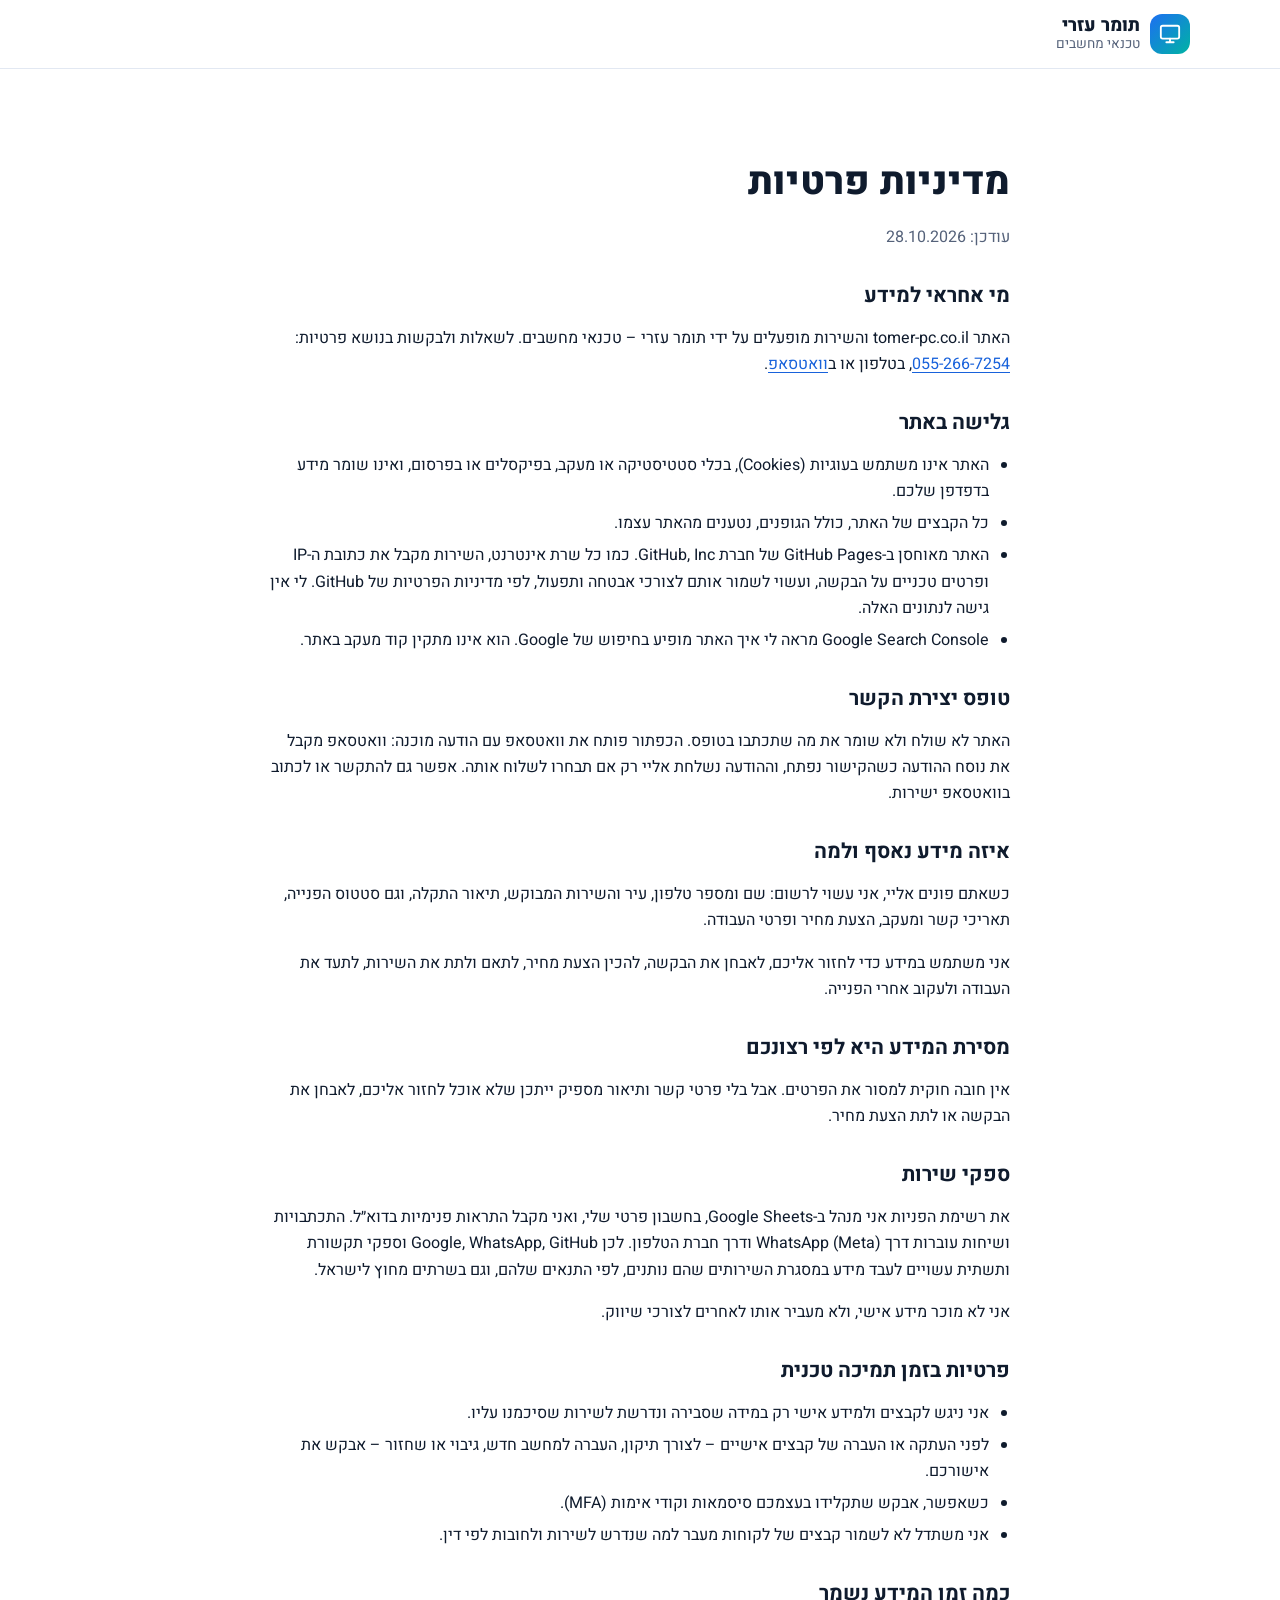
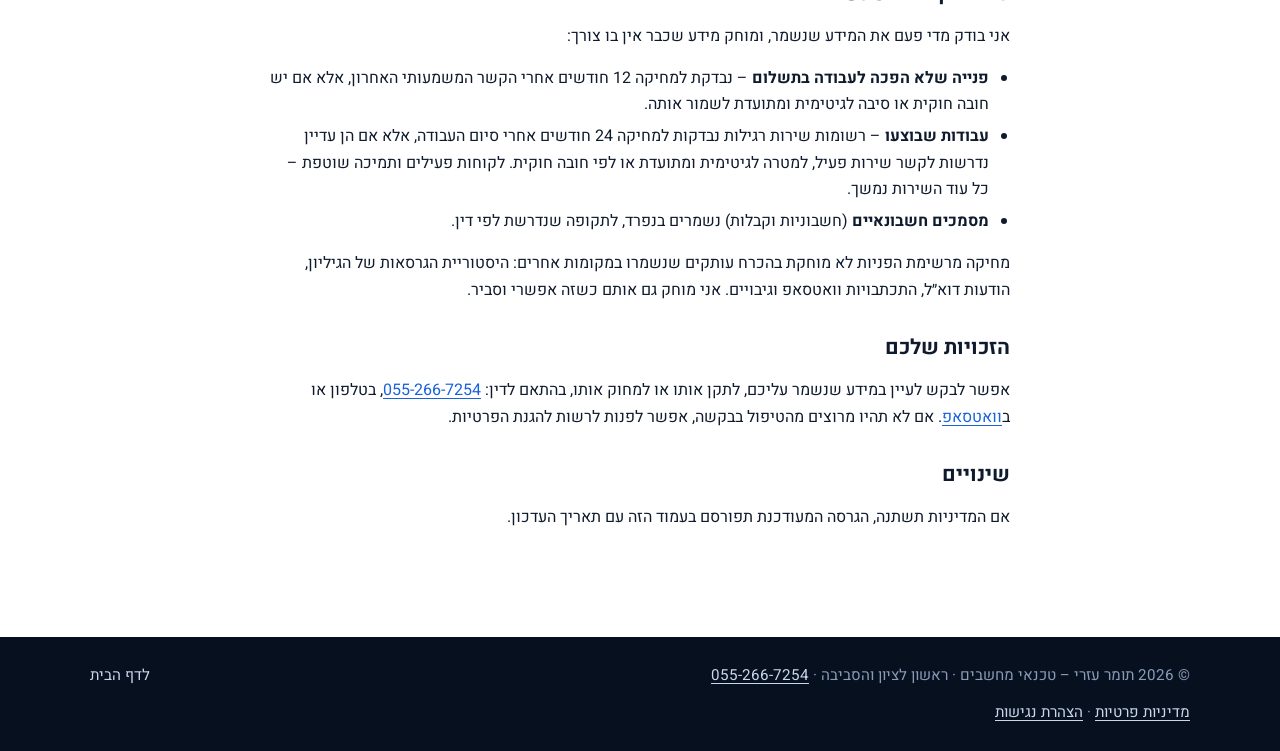
<file: privacy.html>
<!doctype html>
<html lang="he" dir="rtl">
<head>
  <meta charset="utf-8">
  <meta name="viewport" content="width=device-width, initial-scale=1">
  <title>מדיניות פרטיות | תומר עזרי – טכנאי מחשבים</title>
  <meta name="description" content="מדיניות הפרטיות של תומר עזרי – טכנאי מחשבים: איזה מידע נאסף, למה, איפה הוא נשמר, כמה זמן ואיך לבקש עיון, תיקון או מחיקה.">
  <link rel="canonical" href="https://tomer-pc.co.il/privacy.html">
  <meta name="theme-color" content="#0b1a33">
  <link rel="icon" href="/favicon.ico" sizes="48x48">
  <link rel="icon" href="/favicon-192.png" type="image/png" sizes="192x192">
  <link rel="apple-touch-icon" href="/apple-touch-icon.png">
  <link rel="preload" href="/fonts/heebo-hebrew-400-normal.woff2" as="font" type="font/woff2" crossorigin>
  <link rel="stylesheet" href="/styles.css">
</head>
<body>
  <a class="skip-link" href="#top">דילוג לתוכן הראשי</a>

  <header class="site-header">
    <div class="container header-inner">
      <a href="/" class="logo" aria-label="תומר עזרי – דף הבית">
        <span class="logo-mark" aria-hidden="true">
          <svg viewBox="0 0 24 24" fill="none" stroke="currentColor" stroke-width="2" stroke-linecap="round" stroke-linejoin="round"><rect x="2" y="3" width="20" height="14" rx="2"/><path d="M8 21h8M12 17v4"/></svg>
        </span>
        <span class="logo-text">
          <strong>תומר עזרי</strong>
          <small>טכנאי מחשבים</small>
        </span>
      </a>
    </div>
  </header>

  <main id="top" tabindex="-1">
    <section class="section legal">
      <div class="container narrow">
        <h1>מדיניות פרטיות</h1>
        <p class="legal-date">עודכן: 28.10.2026</p>
        <h2>מי אחראי למידע</h2>
        <p>האתר tomer-pc.co.il והשירות מופעלים על ידי תומר עזרי – טכנאי מחשבים. לשאלות ולבקשות בנושא פרטיות: <a href="tel:+972552667254">055-266-7254</a>, בטלפון או ב<a href="https://wa.me/972552667254">וואטסאפ</a>.</p>
        <h2>גלישה באתר</h2>
        <ul>
          <li>האתר אינו משתמש בעוגיות (Cookies), בכלי סטטיסטיקה או מעקב, בפיקסלים או בפרסום, ואינו שומר מידע בדפדפן שלכם.</li>
          <li>כל הקבצים של האתר, כולל הגופנים, נטענים מהאתר עצמו.</li>
          <li>האתר מאוחסן ב-GitHub Pages של חברת GitHub, Inc. כמו כל שרת אינטרנט, השירות מקבל את כתובת ה-IP ופרטים טכניים על הבקשה, ועשוי לשמור אותם לצורכי אבטחה ותפעול, לפי מדיניות הפרטיות של GitHub. לי אין גישה לנתונים האלה.</li>
          <li>Google Search Console מראה לי איך האתר מופיע בחיפוש של Google. הוא אינו מתקין קוד מעקב באתר.</li>
        </ul>
        <h2>טופס יצירת הקשר</h2>
        <p>האתר לא שולח ולא שומר את מה שתכתבו בטופס. הכפתור פותח את וואטסאפ עם הודעה מוכנה: וואטסאפ מקבל את נוסח ההודעה כשהקישור נפתח, וההודעה נשלחת אליי רק אם תבחרו לשלוח אותה. אפשר גם להתקשר או לכתוב בוואטסאפ ישירות.</p>
        <h2>איזה מידע נאסף ולמה</h2>
        <p>כשאתם פונים אליי, אני עשוי לרשום: שם ומספר טלפון, עיר והשירות המבוקש, תיאור התקלה, וגם סטטוס הפנייה, תאריכי קשר ומעקב, הצעת מחיר ופרטי העבודה.</p>
        <p>אני משתמש במידע כדי לחזור אליכם, לאבחן את הבקשה, להכין הצעת מחיר, לתאם ולתת את השירות, לתעד את העבודה ולעקוב אחרי הפנייה.</p>
        <h2>מסירת המידע היא לפי רצונכם</h2>
        <p>אין חובה חוקית למסור את הפרטים. אבל בלי פרטי קשר ותיאור מספיק ייתכן שלא אוכל לחזור אליכם, לאבחן את הבקשה או לתת הצעת מחיר.</p>
        <h2>ספקי שירות</h2>
        <p>את רשימת הפניות אני מנהל ב-Google Sheets, בחשבון פרטי שלי, ואני מקבל התראות פנימיות בדוא״ל. התכתבויות ושיחות עוברות דרך WhatsApp (Meta) ודרך חברת הטלפון. לכן Google, WhatsApp, GitHub וספקי תקשורת ותשתית עשויים לעבד מידע במסגרת השירותים שהם נותנים, לפי התנאים שלהם, וגם בשרתים מחוץ לישראל.</p>
        <p>אני לא מוכר מידע אישי, ולא מעביר אותו לאחרים לצורכי שיווק.</p>
        <h2>פרטיות בזמן תמיכה טכנית</h2>
        <ul>
          <li>אני ניגש לקבצים ולמידע אישי רק במידה שסבירה ונדרשת לשירות שסיכמנו עליו.</li>
          <li>לפני העתקה או העברה של קבצים אישיים – לצורך תיקון, העברה למחשב חדש, גיבוי או שחזור – אבקש את אישורכם.</li>
          <li>כשאפשר, אבקש שתקלידו בעצמכם סיסמאות וקודי אימות (MFA).</li>
          <li>אני משתדל לא לשמור קבצים של לקוחות מעבר למה שנדרש לשירות ולחובות לפי דין.</li>
        </ul>
        <h2>כמה זמן המידע נשמר</h2>
        <p>אני בודק מדי פעם את המידע שנשמר, ומוחק מידע שכבר אין בו צורך:</p>
        <ul>
          <li><strong>פנייה שלא הפכה לעבודה בתשלום</strong> – נבדקת למחיקה 12 חודשים אחרי הקשר המשמעותי האחרון, אלא אם יש חובה חוקית או סיבה לגיטימית ומתועדת לשמור אותה.</li>
          <li><strong>עבודות שבוצעו</strong> – רשומות שירות רגילות נבדקות למחיקה 24 חודשים אחרי סיום העבודה, אלא אם הן עדיין נדרשות לקשר שירות פעיל, למטרה לגיטימית ומתועדת או לפי חובה חוקית. לקוחות פעילים ותמיכה שוטפת – כל עוד השירות נמשך.</li>
          <li><strong>מסמכים חשבונאיים</strong> (חשבוניות וקבלות) נשמרים בנפרד, לתקופה שנדרשת לפי דין.</li>
        </ul>
        <p>מחיקה מרשימת הפניות לא מוחקת בהכרח עותקים שנשמרו במקומות אחרים: היסטוריית הגרסאות של הגיליון, הודעות דוא״ל, התכתבויות וואטסאפ וגיבויים. אני מוחק גם אותם כשזה אפשרי וסביר.</p>
        <h2>הזכויות שלכם</h2>
        <p>אפשר לבקש לעיין במידע שנשמר עליכם, לתקן אותו או למחוק אותו, בהתאם לדין: <a href="tel:+972552667254">055-266-7254</a>, בטלפון או ב<a href="https://wa.me/972552667254">וואטסאפ</a>. אם לא תהיו מרוצים מהטיפול בבקשה, אפשר לפנות לרשות להגנת הפרטיות.</p>
        <h2>שינויים</h2>
        <p>אם המדיניות תשתנה, הגרסה המעודכנת תפורסם בעמוד הזה עם תאריך העדכון.</p>
      </div>
    </section>
  </main>

  <footer class="site-footer">
    <div class="container footer-inner">
      <p>© 2026 תומר עזרי – טכנאי מחשבים · ראשון לציון והסביבה · <a href="tel:+972552667254">055-266-7254</a></p>
      <p class="footer-legal"><a href="privacy.html">מדיניות פרטיות</a> · <a href="accessibility.html">הצהרת נגישות</a></p>
      <a href="/">לדף הבית</a>
    </div>
  </footer>
</body>
</html>
</file>
<file: styles.css>
/* Heebo, self-hosted (SIL Open Font License – fonts/OFL.txt) */
@font-face {
  font-family: "Heebo"; font-style: normal; font-weight: 400; font-display: swap;
  src: url("fonts/heebo-hebrew-400-normal.woff2") format("woff2");
  unicode-range: U+0307-0308, U+0590-05FF, U+200C-2010, U+20AA, U+25CC, U+FB1D-FB4F;
}
@font-face {
  font-family: "Heebo"; font-style: normal; font-weight: 400; font-display: swap;
  src: url("fonts/heebo-latin-400-normal.woff2") format("woff2");
  unicode-range: U+0000-00FF, U+0131, U+0152-0153, U+02BB-02BC, U+02C6, U+02DA, U+02DC, U+0304, U+0308, U+0329, U+2000-206F, U+20AC, U+2122, U+2191, U+2193, U+2212, U+2215, U+FEFF, U+FFFD;
}
@font-face {
  font-family: "Heebo"; font-style: normal; font-weight: 500; font-display: swap;
  src: url("fonts/heebo-hebrew-500-normal.woff2") format("woff2");
  unicode-range: U+0307-0308, U+0590-05FF, U+200C-2010, U+20AA, U+25CC, U+FB1D-FB4F;
}
@font-face {
  font-family: "Heebo"; font-style: normal; font-weight: 500; font-display: swap;
  src: url("fonts/heebo-latin-500-normal.woff2") format("woff2");
  unicode-range: U+0000-00FF, U+0131, U+0152-0153, U+02BB-02BC, U+02C6, U+02DA, U+02DC, U+0304, U+0308, U+0329, U+2000-206F, U+20AC, U+2122, U+2191, U+2193, U+2212, U+2215, U+FEFF, U+FFFD;
}
@font-face {
  font-family: "Heebo"; font-style: normal; font-weight: 700; font-display: swap;
  src: url("fonts/heebo-hebrew-700-normal.woff2") format("woff2");
  unicode-range: U+0307-0308, U+0590-05FF, U+200C-2010, U+20AA, U+25CC, U+FB1D-FB4F;
}
@font-face {
  font-family: "Heebo"; font-style: normal; font-weight: 700; font-display: swap;
  src: url("fonts/heebo-latin-700-normal.woff2") format("woff2");
  unicode-range: U+0000-00FF, U+0131, U+0152-0153, U+02BB-02BC, U+02C6, U+02DA, U+02DC, U+0304, U+0308, U+0329, U+2000-206F, U+20AC, U+2122, U+2191, U+2193, U+2212, U+2215, U+FEFF, U+FFFD;
}
@font-face {
  font-family: "Heebo"; font-style: normal; font-weight: 800; font-display: swap;
  src: url("fonts/heebo-hebrew-800-normal.woff2") format("woff2");
  unicode-range: U+0307-0308, U+0590-05FF, U+200C-2010, U+20AA, U+25CC, U+FB1D-FB4F;
}
@font-face {
  font-family: "Heebo"; font-style: normal; font-weight: 800; font-display: swap;
  src: url("fonts/heebo-latin-800-normal.woff2") format("woff2");
  unicode-range: U+0000-00FF, U+0131, U+0152-0153, U+02BB-02BC, U+02C6, U+02DA, U+02DC, U+0304, U+0308, U+0329, U+2000-206F, U+20AC, U+2122, U+2191, U+2193, U+2212, U+2215, U+FEFF, U+FFFD;
}

:root {
  --bg: #ffffff;
  --bg-alt: #f3f6fb;
  --surface: #ffffff;
  --text: #0f1b2d;
  --muted: #55627a;
  --border: #e2e8f2;
  --primary: #1d6ff2;
  --primary-dark: #1557c4;
  --accent: #00b3a4;
  --link: #1862db;          /* blue for text – 4.5:1+ on white and on --bg-alt */
  --accent-text: #006f66;   /* teal for small text on light backgrounds */
  --focus: #1557c4;
  --whatsapp: #25d366;
  --hero-from: #0b1a33;
  --hero-to: #12305e;
  --radius: 16px;
  --shadow: 0 10px 30px rgba(15, 27, 45, 0.08);
}

@media (prefers-color-scheme: dark) {
  :root {
    --bg: #0b1220;
    --bg-alt: #101a2c;
    --surface: #142036;
    --text: #e8eef8;
    --muted: #9fb0c9;
    --border: #22314d;
    --link: #5c9dff;
    --accent-text: var(--accent);
    --focus: #7fd8ff;
    --shadow: 0 10px 30px rgba(0, 0, 0, 0.35);
  }
}

* { box-sizing: border-box; }

html { scroll-behavior: smooth; scroll-padding-top: 80px; }

body {
  margin: 0;
  font-family: "Heebo", system-ui, -apple-system, "Segoe UI", Arial, sans-serif;
  background: var(--bg);
  color: var(--text);
  line-height: 1.65;
  -webkit-font-smoothing: antialiased;
}

img, svg { display: block; }
a { color: var(--link); text-decoration: none; }
/* Links inside running text are underlined so they don't rely on colour alone */
p a:not(.btn), .faq p a { text-decoration: underline; text-decoration-thickness: 1px; text-underline-offset: .18em; }

/* Keyboard focus */
:focus-visible { outline: 3px solid var(--focus); outline-offset: 3px; border-radius: 4px; }
.hero, .contact, .biz-band, .site-footer { --focus: #7fd8ff; --accent-text: var(--accent); }
main:focus { outline: none; }
.skip-link {
  position: absolute; inset-inline-start: 12px; top: -100px; z-index: 100;
  background: var(--surface); color: var(--link); font-weight: 700; padding: .6em 1em; border-radius: 10px;
  box-shadow: var(--shadow);
}
.skip-link:focus { top: 12px; }
h1, h2, h3 { line-height: 1.2; margin: 0 0 .5em; }

.container { width: 100%; max-width: 1140px; margin: 0 auto; padding: 0 20px; }
.container.narrow { max-width: 780px; }

/* Buttons */
.btn {
  display: inline-flex; align-items: center; justify-content: center; gap: .5em;
  padding: .85em 1.5em; border-radius: 999px; font-weight: 700; font-size: 1rem;
  border: 0; cursor: pointer; font-family: inherit;
  transition: transform .15s ease, box-shadow .15s ease, background .15s ease;
}
.btn svg { width: 1.2em; height: 1.2em; }
.btn:hover { transform: translateY(-2px); }
.btn-primary { background: var(--primary); color: #fff; box-shadow: 0 6px 18px rgba(29, 111, 242, .35); }
.btn-primary:hover { background: var(--primary-dark); }
.btn-whatsapp { background: var(--whatsapp); color: #06321a; box-shadow: 0 6px 18px rgba(37, 211, 102, .3); }
.btn-small { padding: .55em 1.2em; font-size: .95rem; background: var(--primary); color: #fff !important; }
.btn-block { width: 100%; }

/* Header */
.site-header {
  position: sticky; top: 0; z-index: 50;
  background: color-mix(in srgb, var(--bg) 88%, transparent);
  backdrop-filter: blur(10px);
  border-bottom: 1px solid var(--border);
}
.header-inner { display: flex; align-items: center; justify-content: space-between; height: 68px; }
.logo { display: flex; align-items: center; gap: .6em; color: var(--text); }
.logo-mark {
  width: 40px; height: 40px; border-radius: 12px; display: grid; place-items: center;
  background: linear-gradient(135deg, var(--primary), var(--accent)); color: #fff;
}
.logo-mark svg { width: 22px; height: 22px; }
.logo-text { display: flex; flex-direction: column; line-height: 1.1; }
.logo-text strong { font-size: 1.15rem; font-weight: 800; }
.logo-text small { color: var(--muted); font-size: .85rem; }

.site-nav { display: flex; align-items: center; gap: 1.6em; }
.site-nav a { color: var(--text); font-weight: 500; }
.site-nav a:not(.btn):hover { color: var(--link); }

.nav-toggle { display: none; background: none; border: 0; padding: 8px; cursor: pointer; }
.nav-toggle span { display: block; width: 24px; height: 2px; background: var(--text); margin: 5px 0; transition: .2s; }

/* Hero */
.hero {
  background: radial-gradient(1200px 600px at 80% -10%, rgba(0, 179, 164, .25), transparent 60%),
              linear-gradient(160deg, var(--hero-from), var(--hero-to));
  color: #fff; padding: 80px 0 90px; overflow: hidden;
}
.hero-inner { display: grid; grid-template-columns: 1.1fr .9fr; gap: 48px; align-items: center; }
.hero-inner > *, .why-inner > *, .contact-inner > *, .stats > * { min-width: 0; }
.stat-num { overflow-wrap: anywhere; }
.eyebrow {
  display: inline-block; font-size: .85rem; font-weight: 700; letter-spacing: .02em;
  color: var(--accent-text); background: rgba(0, 179, 164, .12);
  padding: .35em .9em; border-radius: 999px; margin-bottom: 1em;
}
.hero h1 { font-size: clamp(2.1rem, 5vw, 3.4rem); font-weight: 800; }
.hero .accent { background: linear-gradient(90deg, #5ea2ff, #3be0d0); -webkit-background-clip: text; background-clip: text; color: transparent; }
.lead { font-size: 1.15rem; color: #c9d6ec; max-width: 34em; }
.hero-actions { display: flex; flex-wrap: wrap; gap: 12px; margin: 28px 0 22px; }
.hero-badges { list-style: none; padding: 0; margin: 0; display: flex; flex-wrap: wrap; gap: 10px 22px; color: #c9d6ec; font-weight: 500; }


/* Sections */
.section { padding: 90px 0; }
.section-alt { background: var(--bg-alt); }
.section-head { text-align: center; max-width: 640px; margin: 0 auto 48px; }
.section-head h2, .why-text h2, .contact-info h2 { font-size: clamp(1.7rem, 3.5vw, 2.4rem); font-weight: 800; }
.section-head p { color: var(--muted); font-size: 1.1rem; margin: 0; }

/* Cards */
.cards { display: grid; grid-template-columns: repeat(3, 1fr); gap: 22px; }
.card {
  background: var(--surface); border: 1px solid var(--border); border-radius: var(--radius);
  padding: 28px; box-shadow: var(--shadow); transition: transform .2s ease, border-color .2s ease;
}
.card:hover { transform: translateY(-4px); border-color: var(--primary); }
.card-icon {
  width: 52px; height: 52px; border-radius: 14px; display: grid; place-items: center; margin-bottom: 18px;
  background: linear-gradient(135deg, rgba(29, 111, 242, .14), rgba(0, 179, 164, .14)); color: var(--primary);
}
.card-icon svg { width: 26px; height: 26px; }
.card h3 { font-size: 1.25rem; }
.card p { color: var(--muted); margin: 0; }

/* Why */
.why-inner { display: grid; grid-template-columns: 1.2fr 1fr; gap: 56px; align-items: center; }
.why-text p { color: var(--muted); font-size: 1.08rem; }
.checklist { list-style: none; padding: 0; margin: 24px 0 0; display: grid; gap: 14px; }
.checklist li { position: relative; padding-inline-start: 34px; }
.checklist li::before {
  content: "✓"; position: absolute; inset-inline-start: 0; top: 1px;
  width: 24px; height: 24px; border-radius: 50%; display: grid; place-items: center;
  background: var(--accent); color: #fff; font-size: .8rem; font-weight: 800;
}
.stats { display: grid; grid-template-columns: 1fr 1fr; gap: 18px; }
.stat {
  background: var(--surface); border: 1px solid var(--border); border-radius: var(--radius);
  padding: 26px 20px; text-align: center; box-shadow: var(--shadow);
}
.stat-num { display: block; font-size: 2.2rem; font-weight: 800; color: var(--link); line-height: 1.1; }
.stat-label { color: var(--muted); font-weight: 500; }

/* Steps */
.steps { list-style: none; padding: 0; margin: 0; display: grid; grid-template-columns: repeat(3, 1fr); gap: 22px; counter-reset: none; }
.step { text-align: center; padding: 10px 18px; position: relative; }
.step-num {
  width: 60px; height: 60px; border-radius: 50%; display: grid; place-items: center; margin: 0 auto 16px;
  background: linear-gradient(135deg, var(--primary), var(--accent)); color: #fff; font-size: 1.5rem; font-weight: 800;
  box-shadow: 0 8px 20px rgba(29, 111, 242, .3);
}
.step p { color: var(--muted); margin: 0; }

/* FAQ */
.faq { display: grid; gap: 12px; }
.faq details {
  background: var(--surface); border: 1px solid var(--border); border-radius: 12px; padding: 0 22px;
}
.faq summary {
  cursor: pointer; font-weight: 700; padding: 18px 0; list-style: none;
  display: flex; justify-content: space-between; align-items: center; gap: 1em;
}
.faq summary::-webkit-details-marker { display: none; }
.faq summary::after { content: "+"; font-size: 1.5rem; color: var(--primary); transition: transform .2s; }
.faq details[open] summary::after { transform: rotate(45deg); }
.faq details p { margin: 0 0 18px; color: var(--muted); }

/* Contact */
.contact { background: linear-gradient(160deg, var(--hero-from), var(--hero-to)); color: #fff; }
.contact-inner { display: grid; grid-template-columns: 1fr 1fr; gap: 56px; align-items: start; }
.contact-info p { color: #c9d6ec; font-size: 1.08rem; }
.contact-list { list-style: none; padding: 0; margin: 24px 0 0; display: grid; gap: 14px; font-size: 1.1rem; }
.contact-list li { display: flex; align-items: center; gap: 12px; }
.contact-list a { color: #fff; font-weight: 500; }
.contact-list a:hover { color: #3be0d0; }
.ci-icon {
  width: 42px; height: 42px; border-radius: 12px; display: grid; place-items: center;
  background: rgba(255, 255, 255, .08); flex-shrink: 0;
}
.contact-form {
  background: var(--surface); color: var(--text); border-radius: var(--radius);
  padding: 32px; box-shadow: 0 30px 60px rgba(0, 0, 0, .3);
}
.field { margin-bottom: 18px; }
.field label { display: block; font-weight: 700; margin-bottom: 6px; }
.field input, .field textarea {
  width: 100%; padding: .8em 1em; border-radius: 10px; border: 1px solid var(--border);
  background: var(--bg); color: var(--text); font: inherit; resize: vertical;
}
.field input:focus, .field textarea:focus { outline: 3px solid var(--focus); outline-offset: 1px; border-color: transparent; }
.field input.invalid, .field input[aria-invalid="true"] { border-color: #e5484d; border-width: 2px; }
.form-note { margin: 12px 0 0; min-height: 1.4em; color: var(--muted); font-size: .95rem; text-align: center; }

/* Footer */
.site-footer { background: #07101f; color: #8a9bb8; padding: 26px 0; font-size: .95rem; }
.footer-inner { display: flex; justify-content: space-between; align-items: center; gap: 12px; flex-wrap: wrap; }
.footer-inner p { margin: 0; }
.footer-inner a { color: #c9d6ec; }
.footer-inner .footer-hours { flex-basis: 100%; order: 3; font-size: .9rem; }
.footer-inner .footer-tagline { flex-basis: 100%; order: 3; color: #c9d6ec; }

/* Floating WhatsApp */
.whatsapp-float {
  position: fixed; bottom: 22px; left: 22px; z-index: 60;
  width: 58px; height: 58px; border-radius: 50%; display: grid; place-items: center;
  background: var(--whatsapp); color: #fff; box-shadow: 0 10px 25px rgba(37, 211, 102, .45);
  transition: transform .2s;
}
.whatsapp-float:hover { transform: scale(1.08); }
.whatsapp-float svg { width: 30px; height: 30px; }

/* Reveal on scroll */
.reveal { opacity: 0; transform: translateY(18px); transition: opacity .6s ease, transform .6s ease; }
.reveal.visible { opacity: 1; transform: none; }

@media (prefers-reduced-motion: reduce) {
  html { scroll-behavior: auto; }
  .reveal { opacity: 1; transform: none; transition: none; }
}

/* Responsive */
@media (max-width: 60em) {
  .cards { grid-template-columns: repeat(2, 1fr); }
  .hero-inner, .why-inner, .contact-inner { grid-template-columns: 1fr; }
}

/* Collapsed menu below desktop width – the full menu no longer fits next to the logo */
@media (max-width: 63.9375em) {
  .nav-toggle { display: block; }
  .site-nav {
    position: absolute; top: 68px; inset-inline: 0; flex-direction: column; gap: 0;
    background: var(--bg); border-bottom: 1px solid var(--border);
    padding: 8px 20px 18px; display: none;
  }
  .site-nav.open { display: flex; }
  .site-nav a { width: 100%; padding: 12px 0; border-bottom: 1px solid var(--border); }
  .site-nav a.btn { margin-top: 12px; border: 0; }
  .nav-toggle[aria-expanded="true"] span:nth-child(1) { transform: translateY(7px) rotate(45deg); }
  .nav-toggle[aria-expanded="true"] span:nth-child(2) { opacity: 0; }
  .nav-toggle[aria-expanded="true"] span:nth-child(3) { transform: translateY(-7px) rotate(-45deg); }
}

@media (max-width: 47.5em) {
  .container { padding: 0 16px; }
  .hero { padding: 48px 0 64px; }
  .hero-actions .btn { flex: 1 1 100%; }
  .section { padding: 64px 0; }
  .cards, .steps { grid-template-columns: 1fr; }
  .contact-form { padding: 24px; }
}

/* Location line inside the H1 */
.h1-kicker {
  display: flex; align-items: center; gap: .35em; width: fit-content;
  font-size: clamp(1.05rem, 2.2vw, 1.3rem); font-weight: 700; color: #3be0d0;
  margin-bottom: .45em;
}
.h1-kicker svg { width: 1.1em; height: 1.1em; flex-shrink: 0; }

/* Hero portrait */
.portrait { margin: 0; justify-self: center; width: 100%; max-width: 360px; position: relative; }
.portrait img {
  width: 100%; height: auto; aspect-ratio: 4 / 5; object-fit: cover; border-radius: 20px;
  border: 2px solid #2a4675; box-shadow: 0 30px 60px rgba(0, 0, 0, .45), 0 0 0 8px rgba(255, 255, 255, .04);
}
.portrait picture { display: block; }
.portrait figcaption {
  position: relative; margin: -30px 20px 0;
  background: rgba(11, 26, 51, .85); backdrop-filter: blur(6px);
  border-radius: 12px; padding: 10px 14px; display: flex; flex-direction: column; line-height: 1.3;
}
.portrait figcaption span { color: #c9d6ec; font-size: .9rem; }

/* MacBook section */
.mac-inner { display: grid; grid-template-columns: 1fr 1fr; gap: 56px; align-items: center; }
.mac-text h2 { font-size: clamp(1.7rem, 3.5vw, 2.4rem); font-weight: 800; }
.mac-text p { color: var(--muted); font-size: 1.08rem; margin-bottom: 24px; }
.mac-list {
  list-style: none; padding: 0; margin: 0; display: grid; gap: 10px;
}
.mac-list li {
  background: var(--surface); border: 1px solid var(--border); border-radius: 12px;
  padding: 12px 16px 12px 16px; padding-inline-start: 44px; position: relative; font-weight: 500;
}
.mac-list li::before {
  content: "✓"; position: absolute; inset-inline-start: 14px; top: 50%; transform: translateY(-50%);
  width: 20px; height: 20px; border-radius: 50%; display: grid; place-items: center;
  background: var(--primary); color: #fff; font-size: .7rem; font-weight: 800;
}
.card p a { font-weight: 700; }

@media (max-width: 60em) {
  .mac-inner { grid-template-columns: 1fr; gap: 32px; }
  .portrait { order: 1; max-width: 280px; }
}
@media (max-width: 47.5em) {
  /* Keep the call buttons above the fold on phones; photo comes right after them */
  .portrait { order: 1; max-width: 240px; }
}
.card-wide { grid-column: 1 / -1; }
.cards.cards-2 { grid-template-columns: repeat(2, 1fr); margin-top: 22px; }
@media (max-width: 47.5em) { .cards.cards-2 { grid-template-columns: 1fr; } }

/* Residential: how service is delivered */
.sub-head { text-align: center; font-size: 1.4rem; font-weight: 800; margin: 56px 0 22px; }
.options { display: grid; grid-template-columns: repeat(3, 1fr); gap: 18px; }
.option {
  background: var(--bg-alt); border: 1px solid var(--border); border-radius: var(--radius); padding: 22px 24px;
}
.option strong { display: block; font-size: 1.1rem; margin-bottom: 6px; }
.option p { margin: 0; color: var(--muted); }

/* Business teaser on the home page */
.biz-band { background: linear-gradient(160deg, var(--hero-from), var(--hero-to)); color: #fff; padding: 56px 0; }
.biz-band-inner { display: flex; align-items: center; justify-content: space-between; gap: 32px; }
.biz-band h2 { font-size: clamp(1.5rem, 3vw, 2rem); font-weight: 800; }
.biz-band p { color: #c9d6ec; margin: 0; max-width: 40em; }
.biz-band .btn { flex-shrink: 0; }
.site-nav a.nav-business { color: var(--link); font-weight: 700; }

/* Business page: price summary card in the hero */
.hero-card {
  background: rgba(255, 255, 255, .06); border: 1px solid rgba(255, 255, 255, .14);
  border-radius: 20px; padding: 28px; backdrop-filter: blur(6px);
  box-shadow: 0 30px 60px rgba(0, 0, 0, .35); max-width: 420px; width: 100%; justify-self: center;
}
.hero-card h2 { font-size: 1.25rem; font-weight: 800; margin-bottom: 14px; }
.hero-card ul { list-style: none; padding: 0; margin: 0 0 16px; }
.hero-card li {
  display: flex; justify-content: space-between; gap: 16px; padding: 12px 0;
  border-bottom: 1px solid rgba(255, 255, 255, .12); color: #c9d6ec;
}
.hero-card li strong { color: #fff; white-space: nowrap; }
.hero-card a { color: #3be0d0; font-weight: 700; }

@media (max-width: 60em) {
  .options { grid-template-columns: 1fr; }
  .biz-band-inner { flex-direction: column; align-items: flex-start; }
}
@media (max-width: 47.5em) {
  .biz-band .btn { width: 100%; }
}

/* Free initial consultation – highlighted everywhere it appears */
.consult-note {
  display: inline-block; margin: 0 0 16px; padding: .55em 1em; border-radius: 12px;
  background: rgba(37, 211, 102, .14); border: 1px solid rgba(37, 211, 102, .45); color: #d9fbe6;
}
.contact-info p strong { color: #fff; }
.consult-card {
  max-width: 780px; margin: 0 auto 28px; padding: 18px 22px; border-radius: var(--radius);
  background: rgba(37, 211, 102, .1); border: 1px solid rgba(37, 211, 102, .4);
}
.consult-card strong { display: block; font-size: 1.1rem; margin-bottom: 4px; }
.consult-card p { margin: 0; color: var(--muted); }

/* Pricing cards */
.price-cards { display: grid; grid-template-columns: repeat(auto-fill, minmax(240px, 1fr)); gap: 16px; }
.price-card {
  background: var(--surface); border: 1px solid var(--border); border-radius: var(--radius);
  padding: 20px 22px; box-shadow: var(--shadow); display: flex; flex-direction: column;
}
.price-card h3 { font-size: 1.05rem; margin-bottom: 8px; }
.price-card .price { font-size: 1.7rem; font-weight: 800; color: var(--link); margin: 0 0 6px; line-height: 1.2; }
.price-card .price small { font-size: .9rem; font-weight: 700; }
.price-card .price.price-quote { font-size: 1.15rem; }
.price-card p { margin: 0; color: var(--muted); font-size: .95rem; }
.price-terms {
  max-width: 780px; margin: 28px auto 0; padding: 18px 22px; border-radius: var(--radius);
  background: var(--bg-alt); border: 1px solid var(--border); color: var(--muted);
}
.section-alt .price-terms { background: var(--surface); }
.price-terms p { margin: 0 0 8px; }
.price-terms p:last-child { margin: 0; }
.price-terms strong { color: var(--text); }
.mac-price { background: var(--surface); border: 1px solid var(--border); border-radius: 12px; padding: 12px 16px; }

/* Text tiles in the "why" section */
.stat-num.stat-text { font-size: 1.3rem; }

/* Sticky call / WhatsApp bar on phones */
.mobile-cta { display: none; }
@media (max-width: 47.5em) {
  .mobile-cta {
    display: grid; grid-template-columns: minmax(0, 1fr) minmax(0, 1fr); gap: 8px;
    position: fixed; inset-inline: 0; bottom: 0; z-index: 70; padding: 8px 12px calc(8px + env(safe-area-inset-bottom));
    background: color-mix(in srgb, var(--bg) 92%, transparent); backdrop-filter: blur(8px);
    border-top: 1px solid var(--border);
  }
  .mobile-cta a {
    display: flex; align-items: center; justify-content: center; gap: .4em;
    padding: .75em; border-radius: 12px; font-weight: 800; text-align: center; flex-wrap: wrap; min-width: 0;
  }
  .mobile-cta svg { width: 1.2em; height: 1.2em; }
  .mobile-cta-call { background: var(--primary); color: #fff; }
  .mobile-cta-wa { background: var(--whatsapp); color: #06321a; }
  .whatsapp-float { display: none; }
  body { padding-bottom: 72px; }
  html { scroll-padding-bottom: 96px; }
  .mobile-cta a:focus-visible { outline: 3px solid #0b1a33; outline-offset: -6px; }
  .mobile-cta-call:focus-visible { outline-color: #fff; }
}

/* Service area */
.area-grid { display: grid; grid-template-columns: 1fr 1fr; gap: 18px; }
.area-box { background: var(--bg-alt); border: 1px solid var(--border); border-radius: var(--radius); padding: 22px 24px; }
.section-alt .area-box { background: var(--surface); }
.area-box.area-primary { border-color: var(--primary); }
.area-box h3 { font-size: 1.15rem; margin-bottom: 4px; }
.area-box p { margin: 0 0 14px; color: var(--muted); }
.area-chips { list-style: none; padding: 0; margin: 0; display: flex; flex-wrap: wrap; gap: 8px; }
.area-chips li {
  padding: .35em .9em; border-radius: 999px; font-weight: 500;
  background: var(--surface); border: 1px solid var(--border);
}
.area-primary .area-chips li { background: var(--primary); border-color: var(--primary); color: #fff; }
.area-note { text-align: center; color: var(--muted); max-width: 780px; margin: 22px auto 0; }
.contact-list a[href^="#"] { color: #3be0d0; }
@media (max-width: 47.5em) { .area-grid { grid-template-columns: 1fr; } }
.options.options-2 { grid-template-columns: repeat(2, 1fr); max-width: 780px; margin: 0 auto; }
@media (max-width: 60em) { .options.options-2 { grid-template-columns: 1fr; } }
.hours-note { display: block; color: #c9d6ec; font-size: .9rem; margin-top: 2px; }

/* Business page: about band */
.about-inner { display: flex; align-items: center; gap: 32px; }
.about-photo { flex-shrink: 0; }
.about-photo img {
  width: 160px; height: 200px; object-fit: cover; border-radius: 16px;
  border: 2px solid #2a4675; box-shadow: 0 20px 40px rgba(0, 0, 0, .35);
}
.about-band p { max-width: 46em; }
@media (max-width: 47.5em) {
  .about-inner { flex-direction: column; align-items: flex-start; gap: 20px; }
  .about-photo img { width: 120px; height: 150px; }
}
.nowrap { white-space: nowrap; }
/* Very large text on a narrow screen: let the kept-together phrases wrap instead of overflowing */
@media (max-width: 18em) { .nowrap, .hero-card li strong { white-space: normal; } }

/* Legal pages, form privacy notice, footer legal links */
.legal h1 { font-size: clamp(1.8rem, 4vw, 2.4rem); font-weight: 800; }
.legal h2 { font-size: 1.3rem; margin-top: 1.6em; }
.legal ul { padding-inline-start: 1.3em; }
.legal li { margin-bottom: .35em; }
.legal-date { color: var(--muted); }
.form-privacy { margin: 12px 0 0; color: var(--muted); font-size: .85rem; line-height: 1.5; }
.footer-inner .footer-legal { flex-basis: 100%; order: 4; }
</file>
